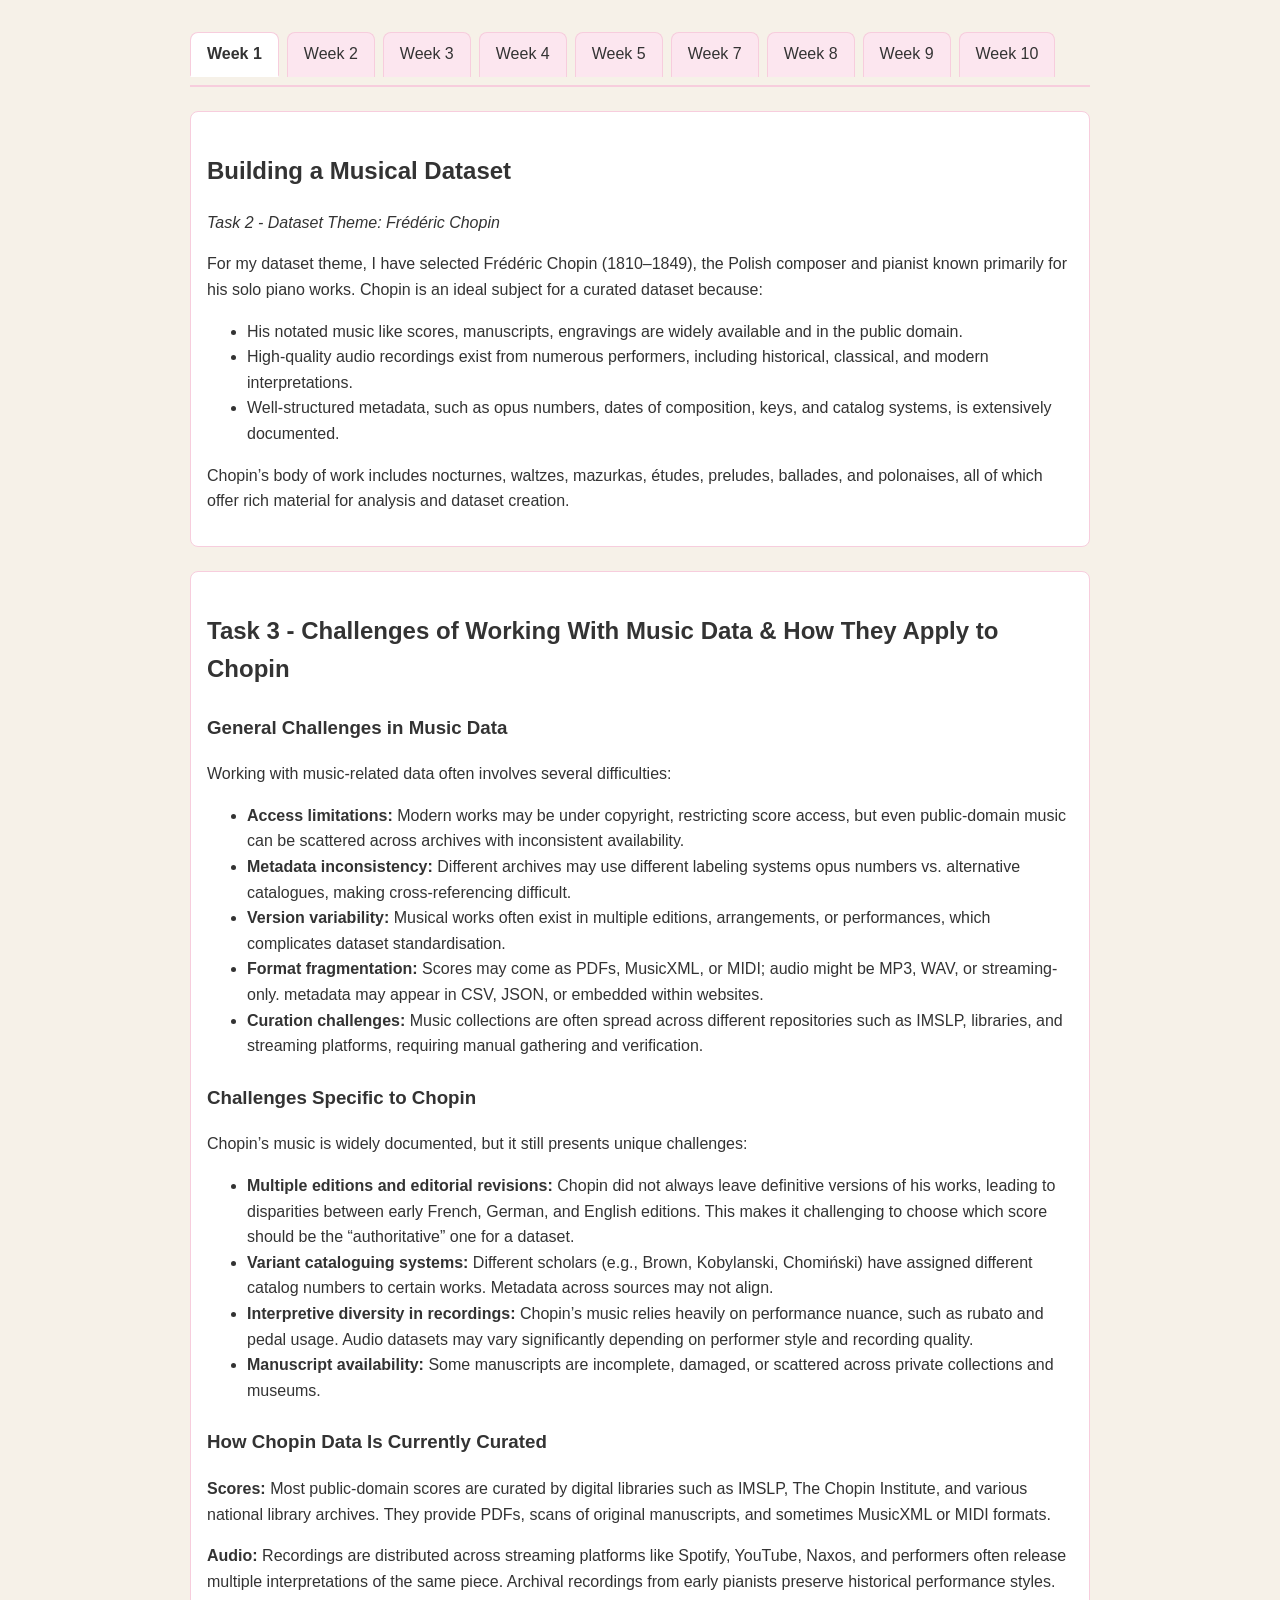
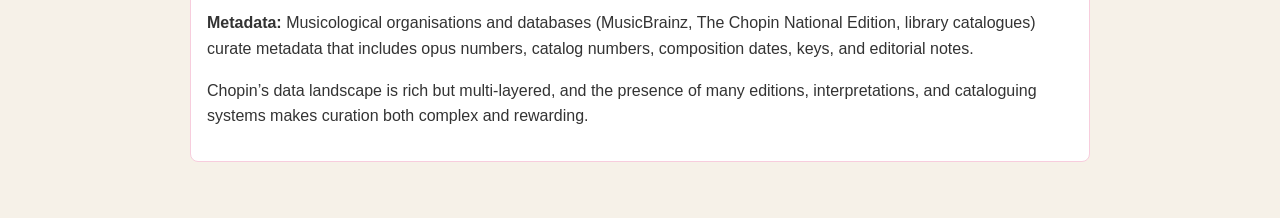
<file: index.html>
<!DOCTYPE html>
<html>
<head>
    <meta charset="UTF-8">
    <title>MCA-2025 – Week 1: Building a Musical Dataset</title>
    <link rel="stylesheet" href="./css/style.css">
</head>

<body>
<main class="content">

   <nav class="tabs">
    <a href="index.html" class="tab active">Week 1</a>
    <a href="tasks/week2.html" class="tab">Week 2</a>
    <a href="tasks/week3.html" class="tab">Week 3</a>
    <a href="tasks/week4.html" class="tab">Week 4</a>
    <a href="tasks/week5.html" class="tab">Week 5</a>
    <a href="tasks/week7.html" class="tab">Week 7</a>
    <a href="tasks/week8.html" class="tab">Week 8</a>
    <a href="tasks/week9.html" class="tab">Week 9</a>
    <a href="tasks/week10.html" class="tab">Week 10</a>
</nav>


    <section class="box">
        <h1>Building a Musical Dataset</h1>
        <p><em>Task 2 - Dataset Theme: Frédéric Chopin</em></p>

        <p>
            For my dataset theme, I have selected Frédéric Chopin (1810–1849), the Polish composer and pianist
            known primarily for his solo piano works. Chopin is an ideal subject for a curated dataset because:
        </p>

        <ul>
            <li>His notated music like scores, manuscripts, engravings are widely available and in the public domain.</li>
            <li>High-quality audio recordings exist from numerous performers, including historical, classical, and modern interpretations.</li>
            <li>Well-structured metadata, such as opus numbers, dates of composition, keys, and catalog systems, is extensively documented.</li>
        </ul>

        <p>
            Chopin’s body of work includes nocturnes, waltzes, mazurkas, études, preludes, ballades, and polonaises,
            all of which offer rich material for analysis and dataset creation.
        </p>
    </section>

    <section class="box">
        <h2>Task 3 - Challenges of Working With Music Data &amp; How They Apply to Chopin</h2>

        <h3>General Challenges in Music Data</h3>
        <p>Working with music-related data often involves several difficulties:</p>

        <ul>
            <li>
                <strong>Access limitations:</strong>
                Modern works may be under copyright, restricting score access, but even public-domain music can be scattered
                across archives with inconsistent availability.
            </li>
            <li>
                <strong>Metadata inconsistency:</strong>
                Different archives may use different labeling systems opus numbers vs. alternative catalogues,
                making cross-referencing difficult.
            </li>
            <li>
                <strong>Version variability:</strong>
                Musical works often exist in multiple editions, arrangements, or performances, which complicates dataset standardisation.
            </li>
            <li>
                <strong>Format fragmentation:</strong>
                Scores may come as PDFs, MusicXML, or MIDI; audio might be MP3, WAV, or streaming-only. metadata may appear
                in CSV, JSON, or embedded within websites.
            </li>
            <li>
                <strong>Curation challenges:</strong>
                Music collections are often spread across different repositories such as IMSLP, libraries, and streaming platforms,
                requiring manual gathering and verification.
            </li>
        </ul>

        <h3>Challenges Specific to Chopin</h3>
        <p>Chopin’s music is widely documented, but it still presents unique challenges:</p>

        <ul>
            <li>
                <strong>Multiple editions and editorial revisions:</strong>
                Chopin did not always leave definitive versions of his works, leading to disparities between early French,
                German, and English editions. This makes it challenging to choose which score should be the “authoritative” one for a dataset.
            </li>
            <li>
                <strong>Variant cataloguing systems:</strong>
                Different scholars (e.g., Brown, Kobylanski, Chomiński) have assigned different catalog numbers to certain works.
                Metadata across sources may not align.
            </li>
            <li>
                <strong>Interpretive diversity in recordings:</strong>
                Chopin’s music relies heavily on performance nuance, such as rubato and pedal usage. Audio datasets may vary
                significantly depending on performer style and recording quality.
            </li>
            <li>
                <strong>Manuscript availability:</strong>
                Some manuscripts are incomplete, damaged, or scattered across private collections and museums.
            </li>
        </ul>

        <h3>How Chopin Data Is Currently Curated</h3>

        <p><strong>Scores:</strong> Most public-domain scores are curated by digital libraries such as IMSLP, The Chopin Institute, and various national library archives. They provide PDFs, scans of original manuscripts, and sometimes MusicXML or MIDI formats.</p>

        <p><strong>Audio:</strong> Recordings are distributed across streaming platforms like Spotify, YouTube, Naxos, and performers often release multiple interpretations of the same piece. Archival recordings from early pianists preserve historical performance styles.</p>

        <p><strong>Metadata:</strong> Musicological organisations and databases (MusicBrainz, The Chopin National Edition, library catalogues) curate metadata that includes opus numbers, catalog numbers, composition dates, keys, and editorial notes.</p>

        <p>
            Chopin’s data landscape is rich but multi-layered, and the presence of many editions, interpretations, and cataloguing systems
            makes curation both complex and rewarding.
        </p>
    </section>

</main>
</body>
</html>
</file>
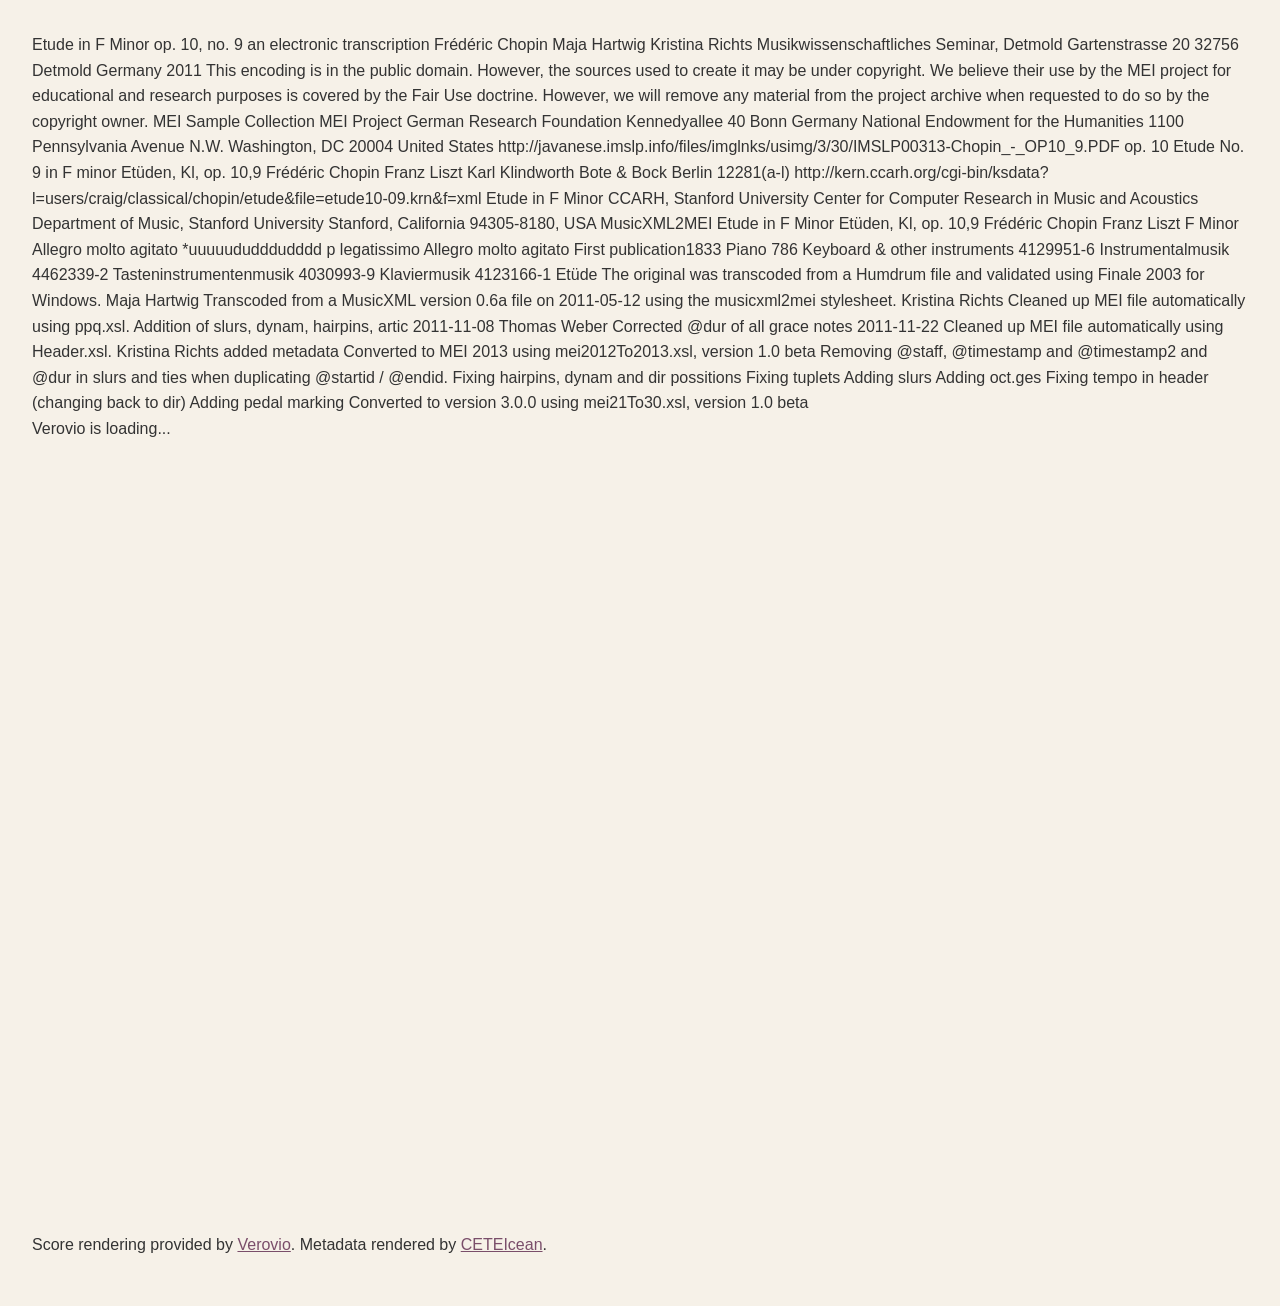
<file: metaCSS1.html>
<!doctype html>
<html lang="en">
  <!--Version 1.0-->
<head>
  <meta charset="utf-8">
  <title>My Piece</title>
  <!--<link rel="stylesheet" href="css/CETEIcean.css" media="all" />-->
  <link rel="stylesheet" href="css/style.css" media="all" />
  <script src="js/CETEI.js"></script>
</head>
<body>
  <div id="MEImeta"></div>
  <div id="app" class="panel" style="border: 1px solid light gray; min-height: 800px;">Verovio is loading...</div>
  <script type="module">
        import 'https://www.verovio.org/javascript/app/verovio-app.js';
        
         const app = new Verovio.App(document.getElementById("app"), {});

    // Load a file (MEI or MusicXML)
    fetch("data/example.mei")
        .then(function(response) {
            return response.text();
        })
        .then(function(text) {
            app.loadData(text);
        });
    </script>
  <script>
    // Get, parse, and show TEI data
    var CETEIcean = new CETEI()
    CETEIcean.getHTML5("data/example.mei", function(data) {
      document.getElementById("TEI").appendChild(data)
    })
    // Get, parse and show MEI header data
    var CETEI4MEI = new CETEI()
    CETEI4MEI.addBehaviors({
      namespaces: {
        mei: "http://www.music-encoding.org/ns/mei"
      }
    })
    CETEI4MEI.getHTML5("data/example.mei", function(data) {
      // get header
      var meiHead = data.querySelector('mei-meiHead')
      document.getElementById("MEImeta").appendChild(meiHead)
    })
    var vrvToolkit = new verovio.toolkit()
    vrvToolkit.setOptions(options = {
        pageHeight: 500,
        pageWidth: 1000,
        ignoreLayout: 1,
        border: 20,
        scale: 50,
        adjustPageHeight: true
    })
    fetch("data/example.mei").then(function( response ) {
        response.text().then(function( data ) {
          var svg = vrvToolkit.renderData(data, {})
          document.getElementById('MEI').innerHTML = svg
        })
    })
  </script>
</body>
<footer><p>Score rendering provided by <a href="http://www.verovio.org">Verovio</a>. Metadata rendered by <a href="https://github.com/TEIC/CETEIcean/"> CETEIcean</a>.</p></footer>
</html>
</file>
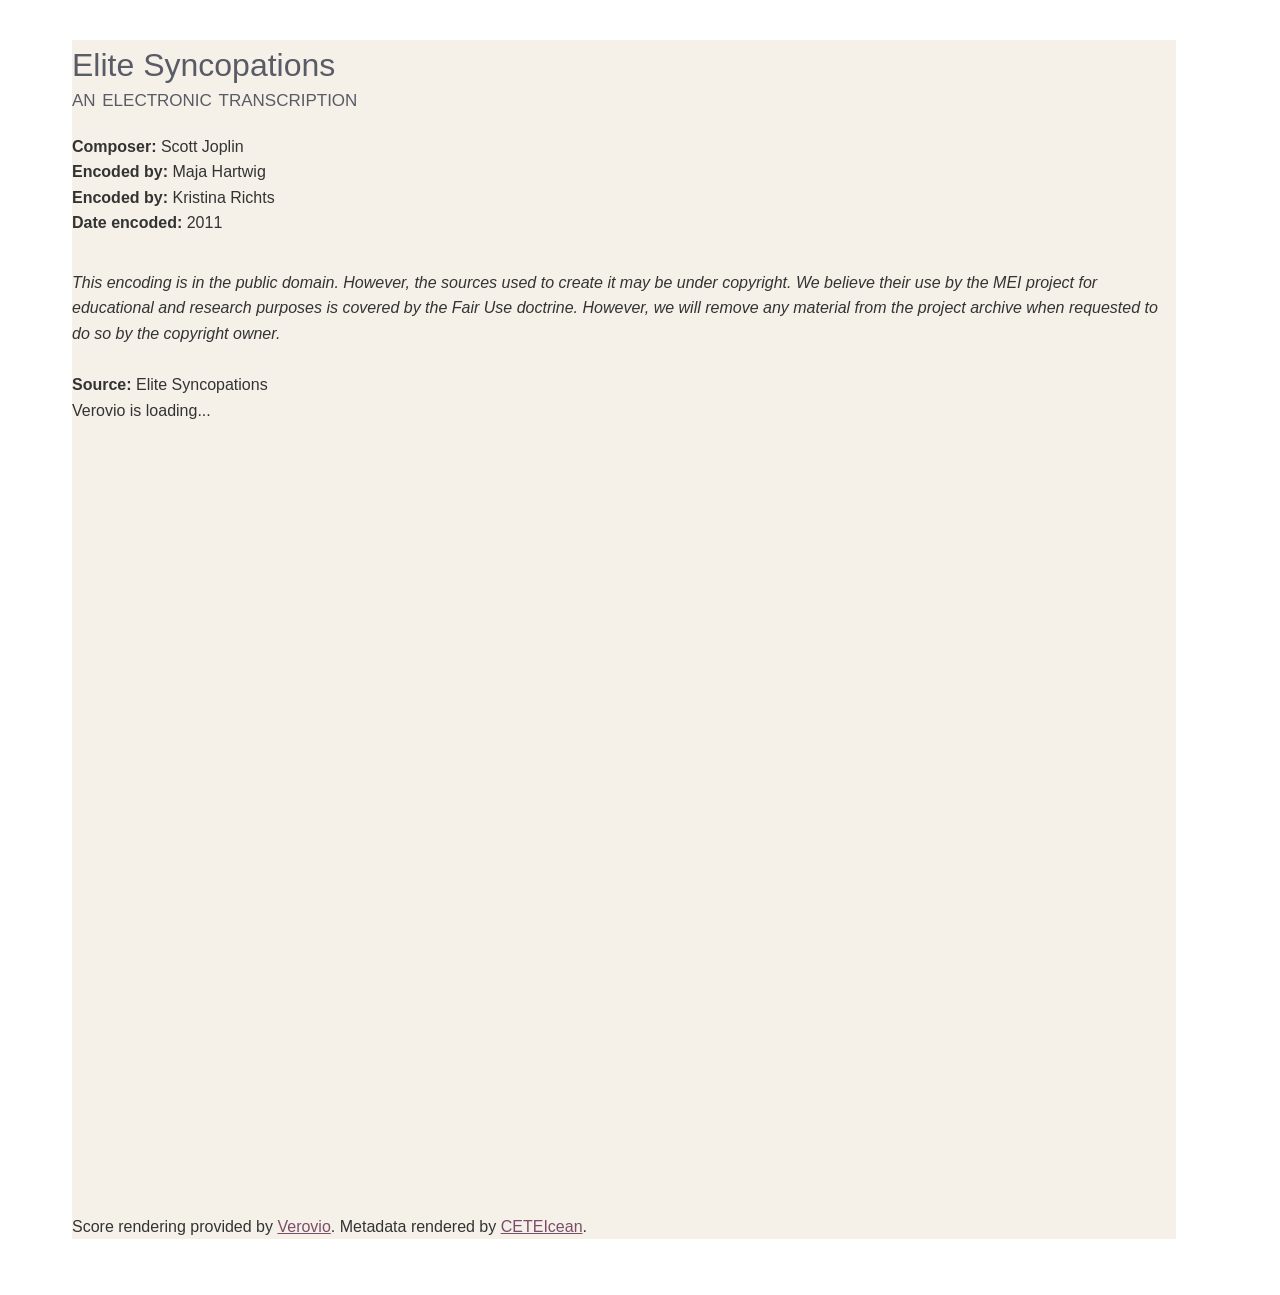
<file: metaCSS2.html>
<html>
  <!--Version 1.0-->
<head>
  <title>My Piece</title>
  <meta charset="utf-8">
  <link rel="stylesheet" href="css/CETEIcean.css" media="all" />
  <link rel="stylesheet" href="css/style.css" media="all" />
  <script src="js/CETEI.js"></script>
</head>
<body>
  <div id="MEImeta"></div>
  <div id="app" class="panel" style="border: 1px solid light gray; min-height: 800px;">Verovio is loading...</div>
  <script type="module">
        import 'https://www.verovio.org/javascript/app/verovio-app.js';
        
         const app = new Verovio.App(document.getElementById("app"), {});

    // Load a file (MEI or MusicXML)
    fetch("data/example2.mei")
        .then(function(response) {
            return response.text();
        })
        .then(function(text) {
            app.loadData(text);
        });
    </script>
  <script>
    // Get, parse, and show TEI data
    var CETEIcean = new CETEI()
    CETEIcean.getHTML5("data/example2.mei", function(data) {
      document.getElementById("TEI").appendChild(data)
    })
    // Get, parse and show MEI header data
    var CETEI4MEI = new CETEI()
    CETEI4MEI.addBehaviors({
      namespaces: {
        mei: "http://www.music-encoding.org/ns/mei"
      }
    })
    CETEI4MEI.getHTML5("data/example2.mei", function(data) {
      // get header
      var meiHead = data.querySelector('mei-meiHead')
      document.getElementById("MEImeta").appendChild(meiHead)
    })
    var vrvToolkit = new verovio.toolkit()
    vrvToolkit.setOptions(options = {
        pageHeight: 500,
        pageWidth: 1000,
        ignoreLayout: 1,
        border: 20,
        scale: 50,
        adjustPageHeight: true
    })
    fetch("data/example2.mei").then(function( response ) {
        response.text().then(function( data ) {
          var svg = vrvToolkit.renderData(data, {})
          document.getElementById('MEI').innerHTML = svg
        })
    })
  </script>

</body>
<footer><p>Score rendering provided by <a href="http://www.verovio.org">Verovio</a>. Metadata rendered by <a href="https://github.com/TEIC/CETEIcean/"> CETEIcean</a>.</p></footer>
</html>
</file>
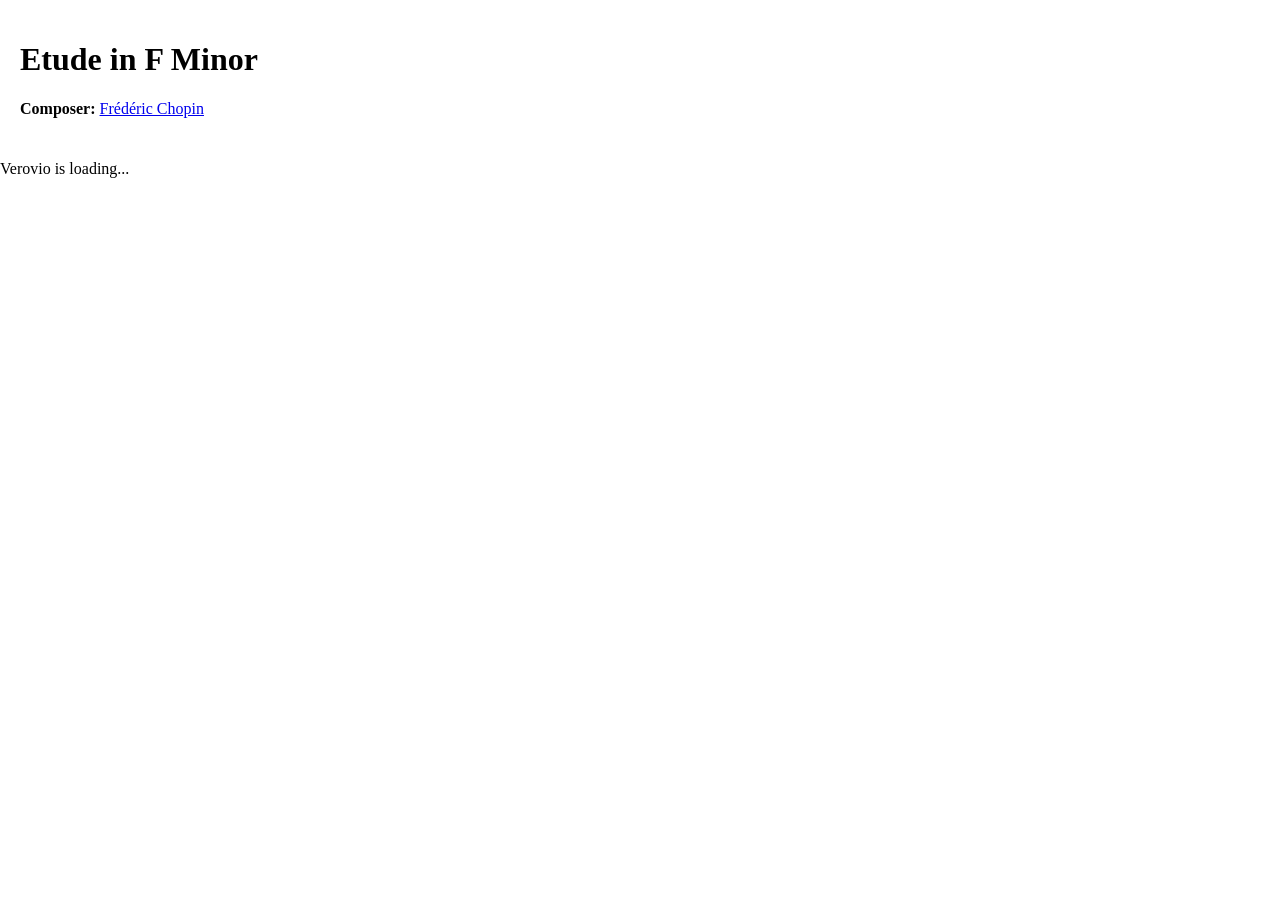
<file: metaJS.html>
<!doctype html>
<html lang="en">
  <!--Version 1.0-->

  <head>
    <meta charset="utf-8">
    <title>My Piece</title>
    <style>
    html, body {
        width: 100%;
        height: 100%;
        margin: 0;
    }
    .header {
        padding: 20px;
    }
    #app {
        height: auto;
        width: 100%;
        position: absolute;
        top: 160px;
        bottom: 0;
    }
    </style>
</head>

  <body>

    <div class="header" id="meta"></div>
    <div id="app">Verovio is loading...</div>
    <script type="module">
        import 'https://www.verovio.org/javascript/app/verovio-app.js';
        
        const options = {
            defaultView: 'responsive', // default is 'responsive', alternative is 'document'
            defaultZoom: 3, // 0-7, default is 4
            enableResponsive: true, // default is true
            enableDocument: true // default is true
        }
        
        // A MusicXML file
        var file = 'data/example.mei';
        // A MEI file
        //var file = 'https://www.verovio.org/editor/brahms.mei';
        
        const app = new Verovio.App(document.getElementById("app"), options);
        fetch(file)
            .then(function(response) {
                return response.text();
            })
            .then(function(text) {
                app.loadData(text);
            });
    </script>
    
   <script>
      var xhr = new XMLHttpRequest()
      xhr.open('GET', 'data/example.mei') //  change this to the right file
      xhr.send(null)
      /* Deal with the response */
      xhr.onreadystatechange = function () {
        var DONE = 4
        var OK = 200
        if (xhr.readyState === DONE) {
          if (xhr.status === OK) {
            var parser = new DOMParser()
            var meiDoc = parser.parseFromString(xhr.responseText,"text/xml")
            document.querySelector("#meta").innerHTML += "<h1>" + meiDoc.querySelector("[*|id='title12345']").textContent + "</h1>" 
            document.querySelector("#meta").innerHTML += "<p><strong>Composer:</strong> <a href=\"" + meiDoc.querySelector("[*|id='pers12345']").getAttribute('authURI') + "\">" + meiDoc.querySelector("[*|id='pers12345']").textContent + "</a></p>"
            
          }
        }
      }
    </script>
    
  </body>

</html>
</file>
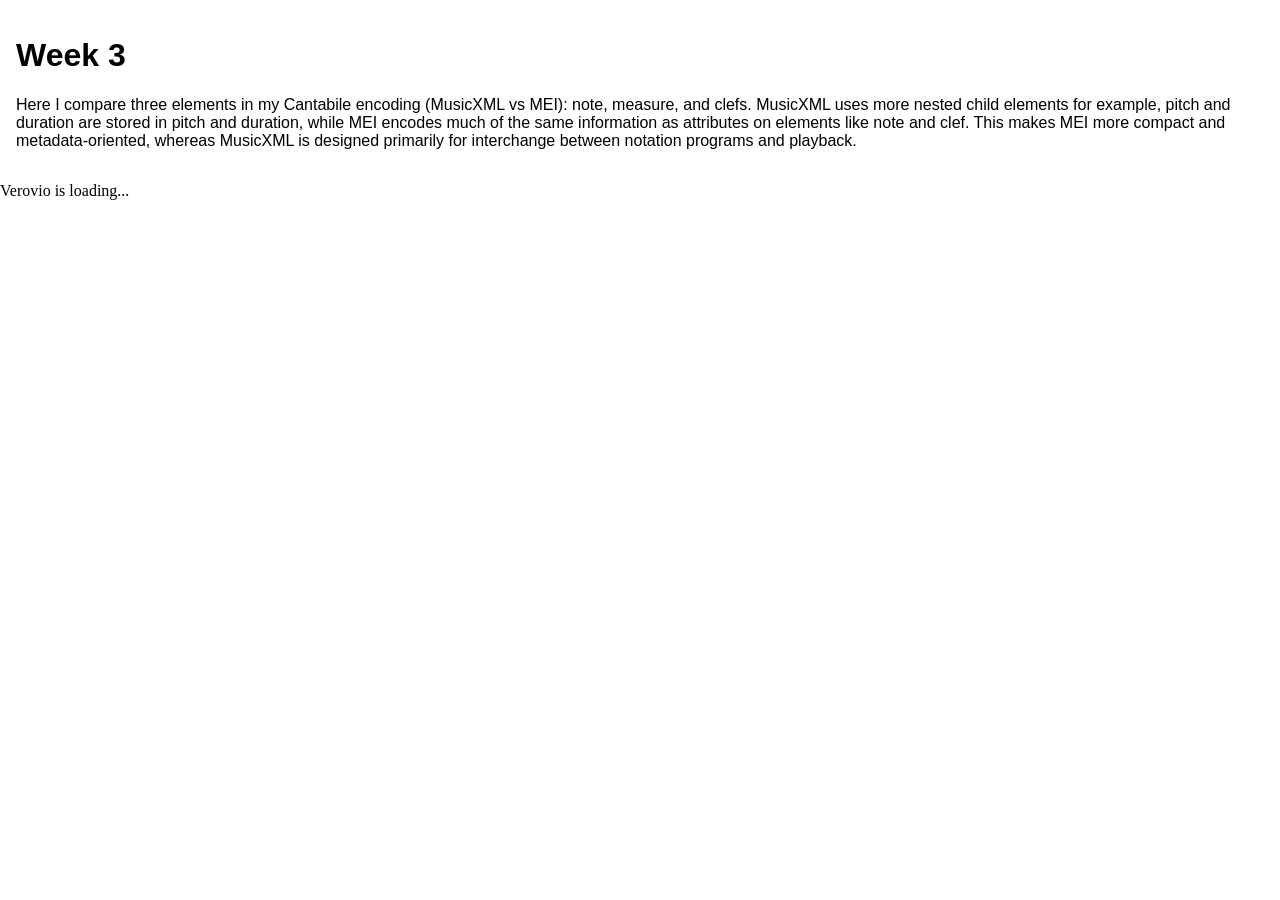
<file: verovio.html>
<!DOCTYPE html>
<html lang="en">
<head>
    <meta charset="utf-8">
    <title>My Piece in Verovio</title>
    <style>
    html, body {
        width: 100%;
        height: 100%;
        margin: 0;
    }
    .box {
        display: flex;
        flex-flow: column;
        height: 100%;
    }
    .box .header {
       flex: 0 1 auto;
       padding: 1rem;
       font-family: Arial, Helvetica, sans-serif;
    }
    .box #app {
        flex: 1 1 auto;
    }
    </style>
</head>
<body>
    <div class="box">
        <div class="header">
            <h1>Week 3</h1>
            <p>
                Here I compare three elements in my Cantabile encoding (MusicXML vs MEI):
                note, measure, and clefs.
                MusicXML uses more nested child elements for example, pitch and duration
                are stored in pitch and duration, while MEI encodes much of
                the same information as attributes on elements like note and clef.
                This makes MEI more compact and metadata-oriented, whereas MusicXML is designed
                primarily for interchange between notation programs and playback.
            </p>
        </div>

        <div id="app">Verovio is loading...</div>

        <script type="module">
            import 'https://www.verovio.org/javascript/app/verovio-app.js';
            
            const options = {
                defaultView: 'responsive', // default is 'responsive', alternative is 'document'
                defaultZoom: 3,            // 0-7, default is 4
                enableResponsive: true,    // default is true
                enableDocument: true       // default is true
            };
            
            // Load my Chopin Cantabile MEI file (Week 3)
            var file = "data/week3/chopin-uncompressed.mei";

            const app = new Verovio.App(document.getElementById("app"), options);
            fetch(file)
                .then(function(response) {
                    return response.text();
                })
                .then(function(text) {
                    app.loadData(text);
                });
        </script>
    </div>
</body>
</html>
</file>
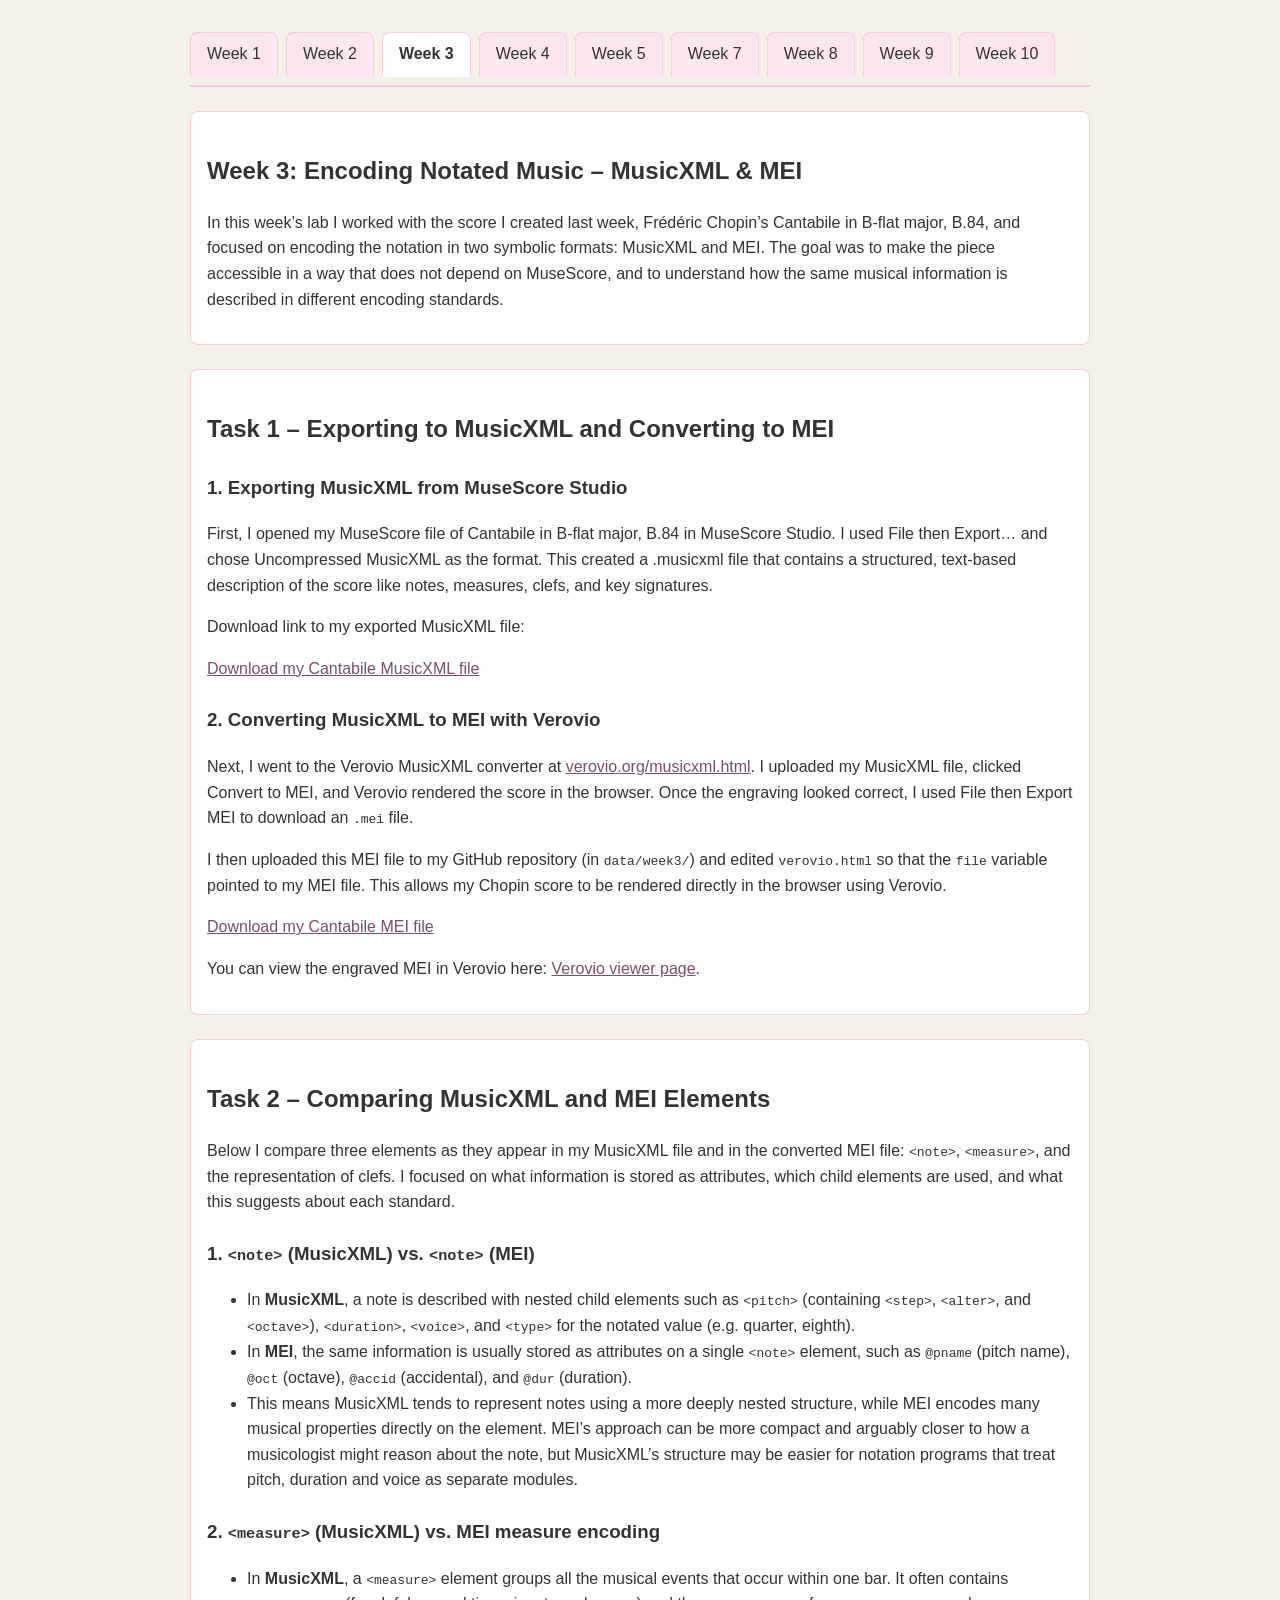
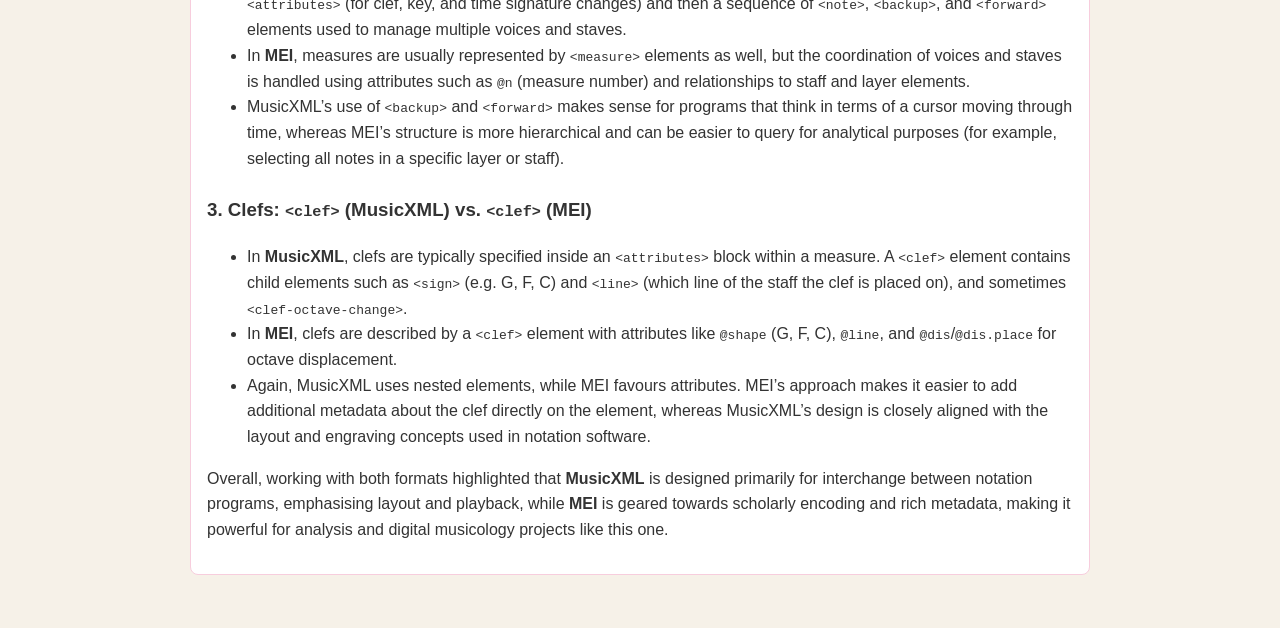
<file: tasks/week3.html>
<!DOCTYPE html>
<html>
<head>
    <meta charset="UTF-8">
    <title>Week 3 – Encoding Notated Music (MusicXML &amp; MEI)</title>
    <link rel="stylesheet" href="../css/style.css">
</head>

<body>
<main class="content">
  <nav class="tabs">
    <a href="../index.html" class="tab">Week 1</a>
    <a href="week2.html" class="tab">Week 2</a>
    <a href="week3.html" class="tab active">Week 3</a>
    <a href="week4.html" class="tab">Week 4</a>
    <a href="week5.html" class="tab">Week 5</a>
    <a href="week7.html" class="tab">Week 7</a>
    <a href="week8.html" class="tab">Week 8</a>
    <a href="week9.html" class="tab">Week 9</a>
    <a href="week10.html" class="tab">Week 10</a>
</nav>


    <section class="box">
        <h1>Week 3: Encoding Notated Music – MusicXML &amp; MEI</h1>
        <p>
            In this week’s lab I worked with the score I created last week,
            Frédéric Chopin’s Cantabile in B-flat major, B.84, and focused on
            encoding the notation in two symbolic formats: MusicXML and MEI.
            The goal was to make the piece accessible in a way that does not depend on MuseScore,
            and to understand how the same musical information is described in different
            encoding standards.
        </p>
    </section>

    <section class="box">
        <h2>Task 1 – Exporting to MusicXML and Converting to MEI</h2>

        <h3>1. Exporting MusicXML from MuseScore Studio</h3>
        <p>
            First, I opened my MuseScore file of Cantabile in B-flat major, B.84 in
            MuseScore Studio. I used File then Export… and chose
            Uncompressed MusicXML as the format.
            This created a .musicxml file that contains a structured,
            text-based description of the score like notes, measures, clefs, and key signatures.
        </p>

        <p>
            Download link to my exported MusicXML file:
        </p>
        <p>
            
            <a href="https://github.com/useruseruser22f/MCA-2025/blob/master/data/week3/chopin-uncompressed.xml.musicxml
">
                Download my Cantabile MusicXML file
            </a>
        </p>

        <h3>2. Converting MusicXML to MEI with Verovio</h3>
        <p>
            Next, I went to the Verovio MusicXML converter at
            <a href="https://www.verovio.org/musicxml.html">verovio.org/musicxml.html</a>.
            I uploaded my MusicXML file, clicked Convert to MEI,
            and Verovio rendered the score in the browser.
            Once the engraving looked correct, I used File then Export MEI
            to download an <code>.mei</code> file.
        </p>

        <p>
            I then uploaded this MEI file to my GitHub repository (in
            <code>data/week3/</code>) and edited <code>verovio.html</code> so that the
            <code>file</code> variable pointed to my MEI file.
            This allows my Chopin score to be rendered directly in the browser using Verovio.
        </p>

        <p>
            <a href="https://github.com/useruseruser22f/MCA-2025/blob/master/data/week3/chopin-uncompressed.mei
">
                Download my Cantabile MEI file
            </a>
        </p>

        <p>
            You can view the engraved MEI in Verovio here:
            <a href="../verovio.html">Verovio viewer page</a>.
        </p>
    </section>

    <section class="box">
        <h2>Task 2 – Comparing MusicXML and MEI Elements</h2>
        <p>
            Below I compare three elements as they appear in my MusicXML file and in the
            converted MEI file: <code>&lt;note&gt;</code>, <code>&lt;measure&gt;</code>, and
            the representation of clefs.
            I focused on what information is stored as attributes,
            which child elements are used, and what this suggests about
            each standard.
        </p>

        <h3>1. <code>&lt;note&gt;</code> (MusicXML) vs. <code>&lt;note&gt;</code> (MEI)</h3>
        <ul>
            <li>
                In <strong>MusicXML</strong>, a note is described with nested child elements such as
                <code>&lt;pitch&gt;</code> (containing <code>&lt;step&gt;</code>,
                <code>&lt;alter&gt;</code>, and <code>&lt;octave&gt;</code>),
                <code>&lt;duration&gt;</code>, <code>&lt;voice&gt;</code>, and
                <code>&lt;type&gt;</code> for the notated value (e.g. quarter, eighth).
            </li>
            <li>
                In <strong>MEI</strong>, the same information is usually stored as
                attributes on a single <code>&lt;note&gt;</code> element, such as
                <code>@pname</code> (pitch name), <code>@oct</code> (octave),
                <code>@accid</code> (accidental), and <code>@dur</code> (duration).
            </li>
            <li>
                This means MusicXML tends to represent notes using a more deeply nested
                structure, while MEI encodes many musical properties directly on the element.
                MEI’s approach can be more compact and arguably closer to how a musicologist
                might reason about the note, but MusicXML’s structure may be easier for
                notation programs that treat pitch, duration and voice as separate modules.
            </li>
        </ul>

        <h3>2. <code>&lt;measure&gt;</code> (MusicXML) vs. MEI measure encoding</h3>
        <ul>
            <li>
                In <strong>MusicXML</strong>, a <code>&lt;measure&gt;</code> element
                groups all the musical events that occur within one bar. It often contains
                <code>&lt;attributes&gt;</code> (for clef, key, and time signature changes)
                and then a sequence of <code>&lt;note&gt;</code>, <code>&lt;backup&gt;</code>,
                and <code>&lt;forward&gt;</code> elements used to manage multiple voices
                and staves.
            </li>
            <li>
                In <strong>MEI</strong>, measures are usually represented by
                <code>&lt;measure&gt;</code> elements as well, but the coordination of
                voices and staves is handled using attributes such as <code>@n</code>
                (measure number) and relationships to staff and layer elements.
            </li>
            <li>
                MusicXML’s use of <code>&lt;backup&gt;</code> and <code>&lt;forward&gt;</code>
                makes sense for programs that think in terms of a cursor moving through time,
                whereas MEI’s structure is more hierarchical and can be easier to query for
                analytical purposes (for example, selecting all notes in a specific layer or
                staff).
            </li>
        </ul>

        <h3>3. Clefs: <code>&lt;clef&gt;</code> (MusicXML) vs. <code>&lt;clef&gt;</code> (MEI)</h3>
        <ul>
            <li>
                In <strong>MusicXML</strong>, clefs are typically specified inside an
                <code>&lt;attributes&gt;</code> block within a measure. A
                <code>&lt;clef&gt;</code> element contains child elements such as
                <code>&lt;sign&gt;</code> (e.g. G, F, C) and <code>&lt;line&gt;</code>
                (which line of the staff the clef is placed on), and sometimes <code>&lt;clef-octave-change&gt;</code>.
            </li>
            <li>
                In <strong>MEI</strong>, clefs are described by a <code>&lt;clef&gt;</code>
                element with attributes like <code>@shape</code> (G, F, C),
                <code>@line</code>, and <code>@dis</code>/<code>@dis.place</code> for octave
                displacement.
            </li>
            <li>
                Again, MusicXML uses nested elements, while MEI favours attributes.
                MEI’s approach makes it easier to add additional metadata about the clef directly
                on the element, whereas MusicXML’s design is closely aligned with the layout and
                engraving concepts used in notation software.
            </li>
        </ul>

        <p>
            Overall, working with both formats highlighted that
            <strong>MusicXML</strong> is designed primarily for interchange between
            notation programs, emphasising layout and playback, while
            <strong>MEI</strong> is geared towards scholarly encoding and rich metadata,
            making it powerful for analysis and digital musicology projects like this one.
        </p>
    </section>

</main>
</body>
</html>
</file>
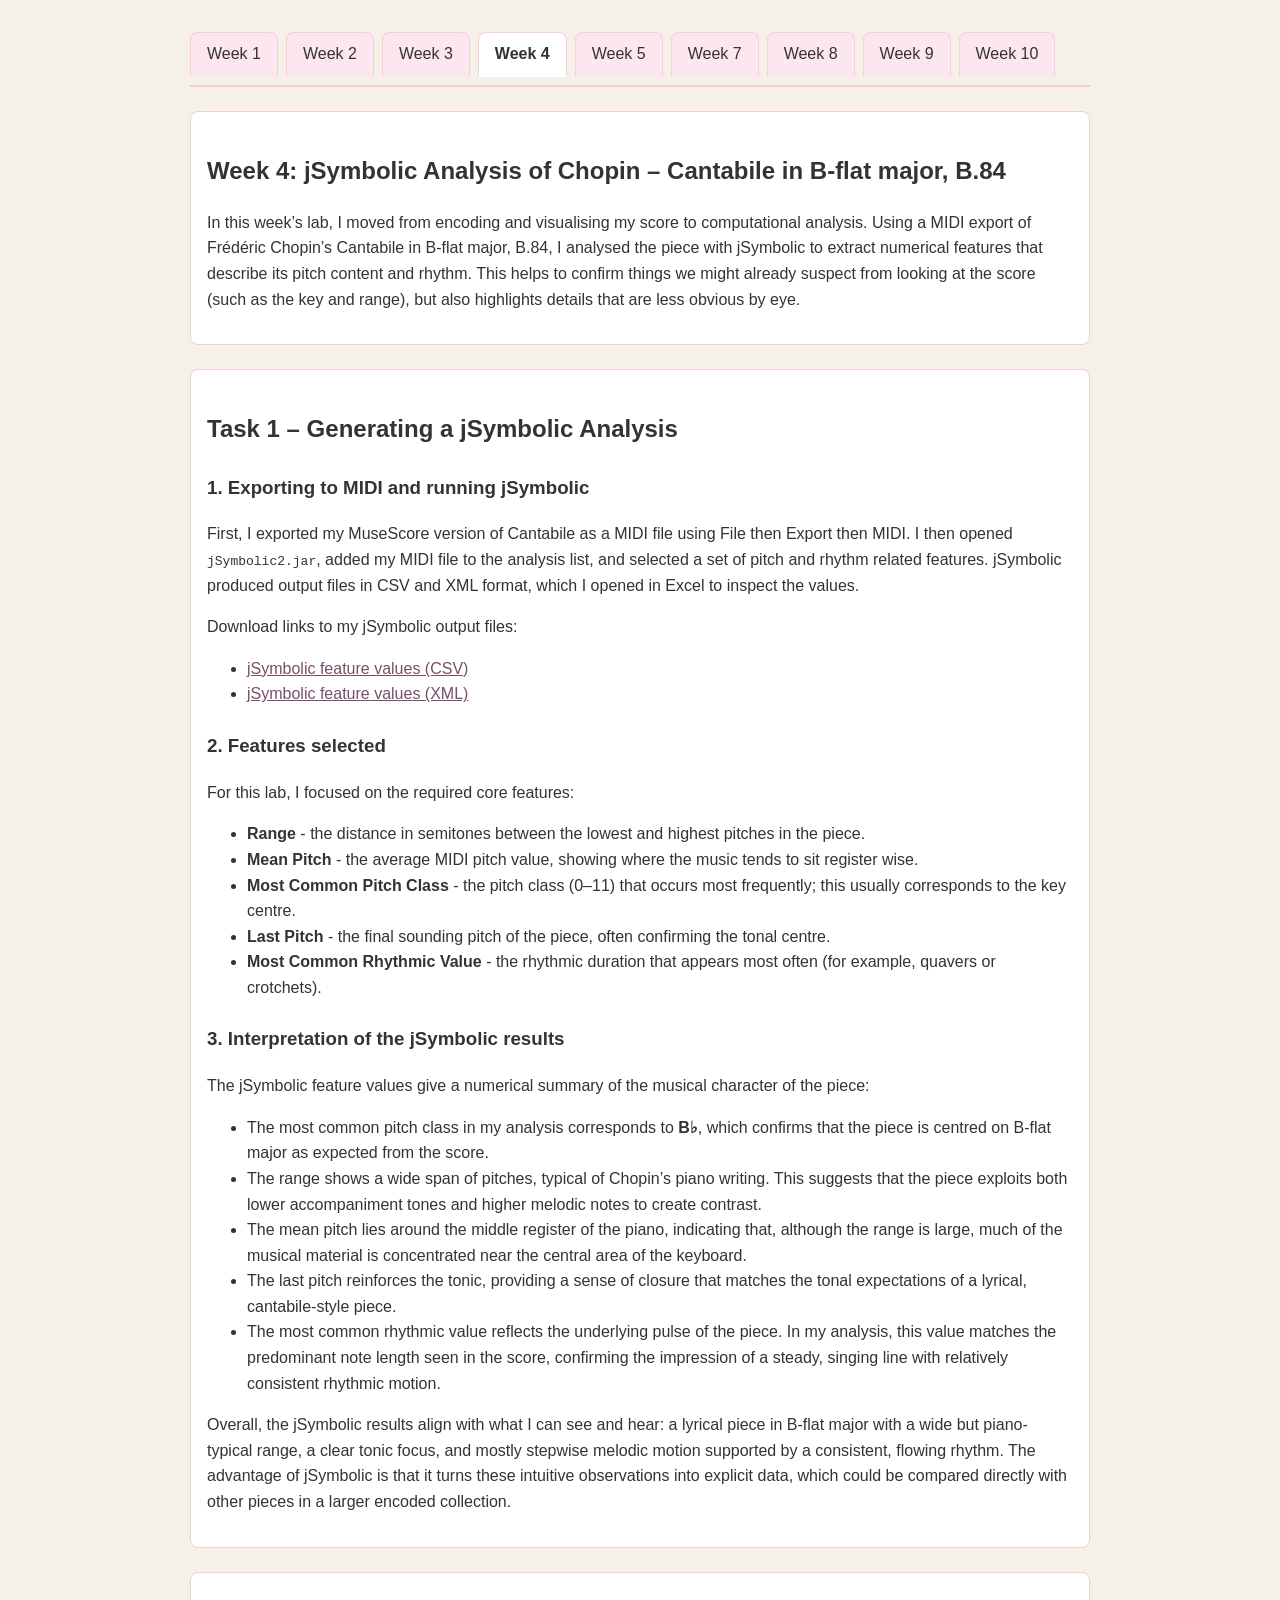
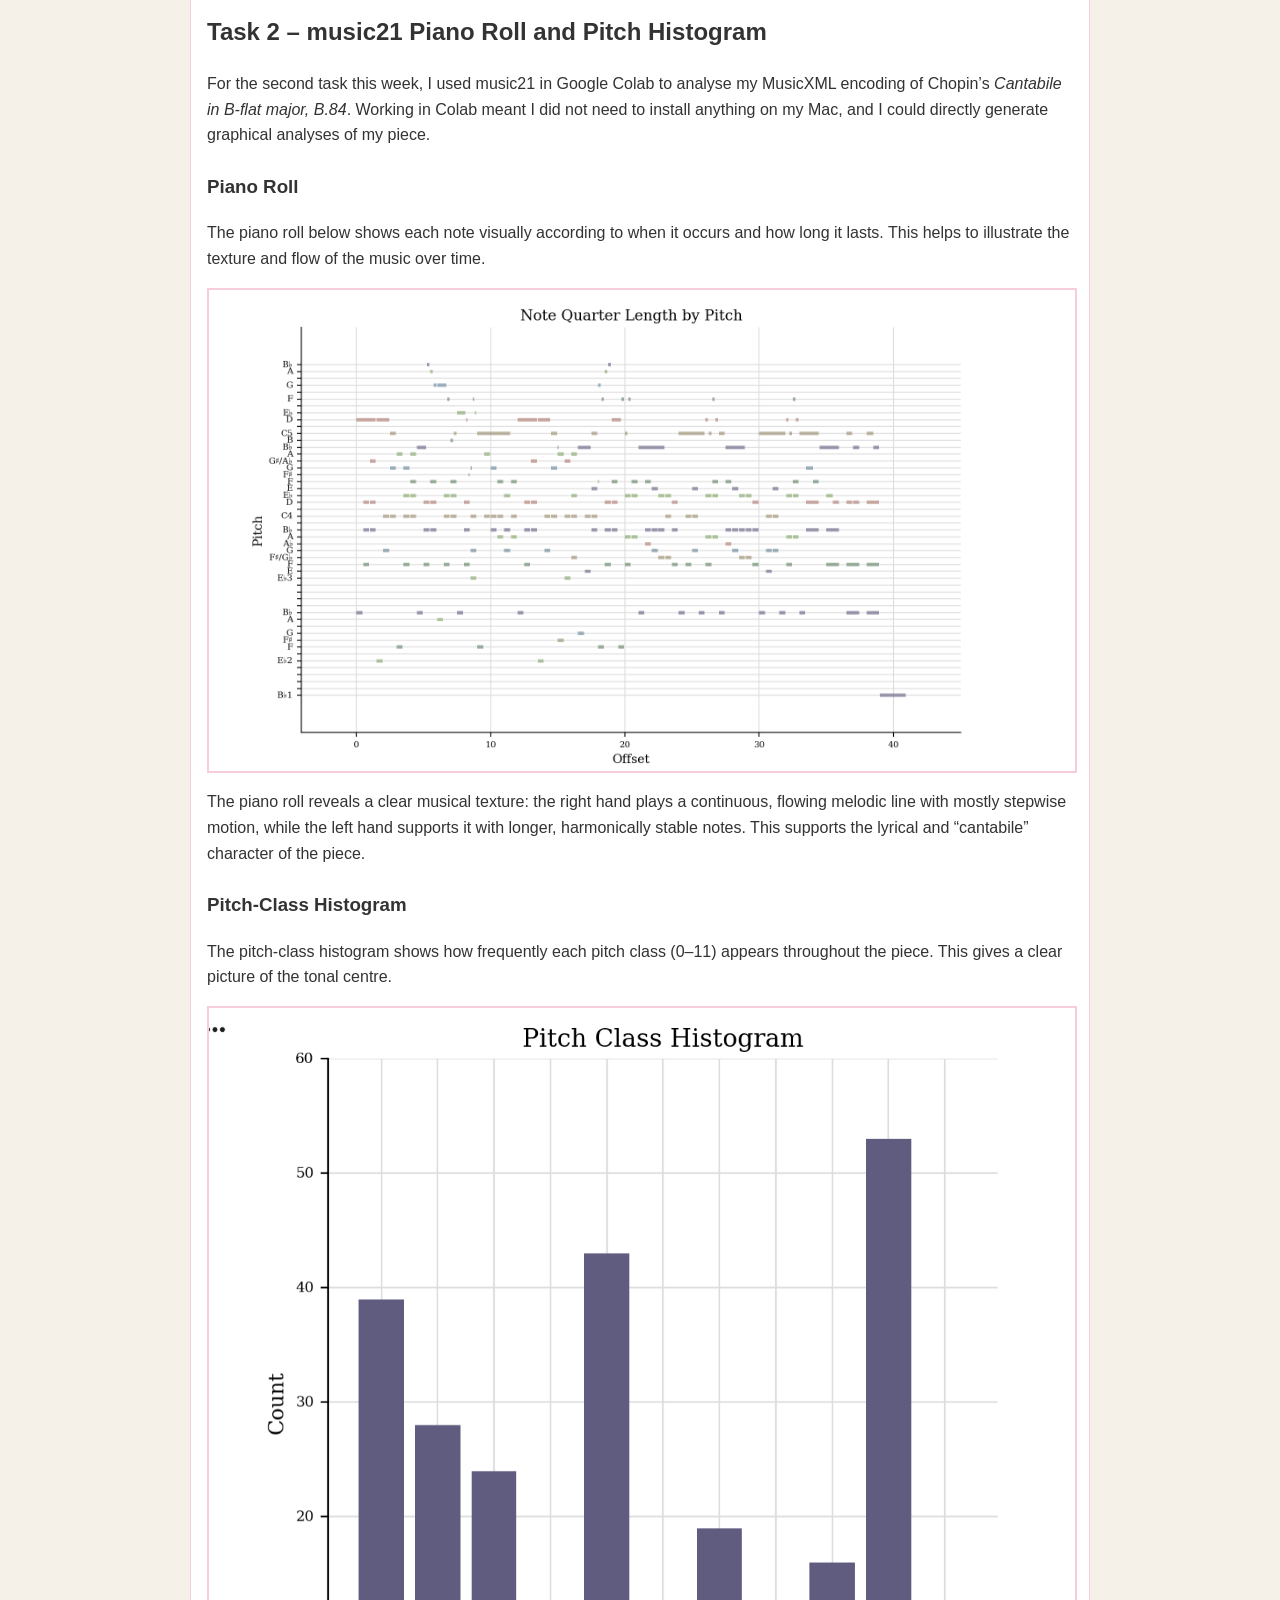
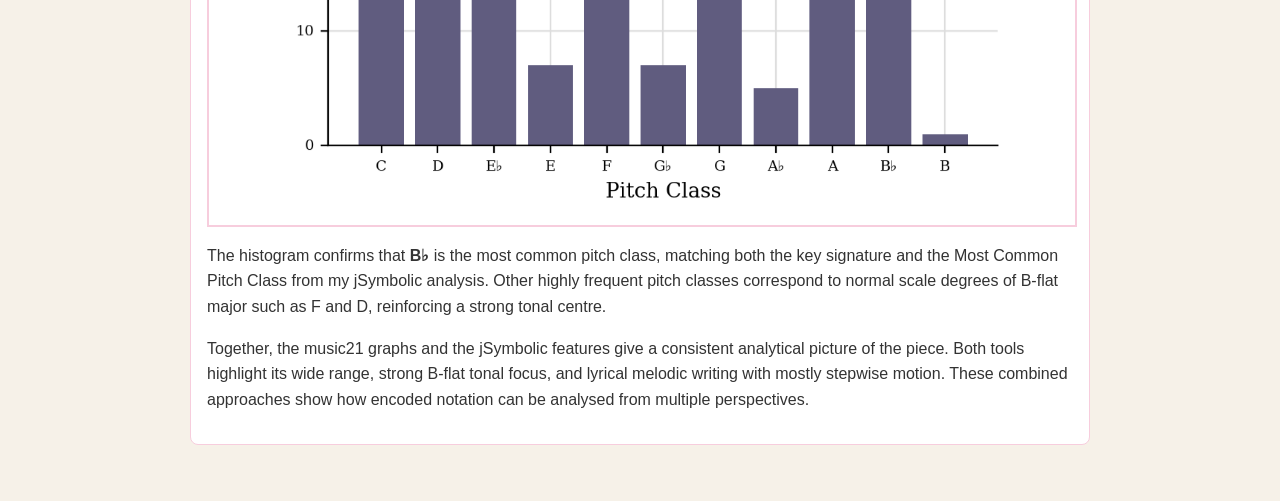
<file: tasks/week4.html>
<!DOCTYPE html>
<html>
<head>
    <meta charset="UTF-8">
    <title>Week 4 – jSymbolic Analysis</title>
    <link rel="stylesheet" href="../css/style.css">
</head>

<body>
<main class="content">
  <nav class="tabs">
    <a href="../index.html" class="tab">Week 1</a>
    <a href="week2.html" class="tab">Week 2</a>
    <a href="week3.html" class="tab">Week 3</a>
    <a href="week4.html" class="tab active">Week 4</a>
    <a href="week5.html" class="tab">Week 5</a>
    <a href="week7.html" class="tab">Week 7</a>
    <a href="week8.html" class="tab">Week 8</a>
    <a href="week9.html" class="tab">Week 9</a>
    <a href="week10.html" class="tab">Week 10</a>
</nav>


    <section class="box">
        <h1>Week 4: jSymbolic Analysis of Chopin – Cantabile in B-flat major, B.84</h1>
        <p>
            In this week’s lab, I moved from encoding and visualising my score to
            computational analysis. Using a MIDI export of Frédéric Chopin’s
            Cantabile in B-flat major, B.84, I analysed the piece with
            jSymbolic to extract numerical features that describe its pitch
            content and rhythm. This helps to confirm things we might already suspect from
            looking at the score (such as the key and range), but also highlights details
            that are less obvious by eye.
        </p>
    </section>
    <section class="box">
        <h2>Task 1 – Generating a jSymbolic Analysis</h2>

        <h3>1. Exporting to MIDI and running jSymbolic</h3>
        <p>
            First, I exported my MuseScore version of Cantabile as a
            MIDI file using File then Export then MIDI.
            I then opened <code>jSymbolic2.jar</code>, added my MIDI file to the analysis list,
            and selected a set of pitch and rhythm related features. jSymbolic produced
            output files in CSV and XML format, which I opened in Excel to inspect the
            values.
        </p>

        <p>
            Download links to my jSymbolic output files:
        </p>
        <ul>
            <li>
                <a href="../data/week4/ACEXML-Feature-value.csv">
                    jSymbolic feature values (CSV)
                </a>
            </li>
            <li>
                <a href="../data/week4/ACEXML-Feature-definitions.xml">
                    jSymbolic feature values (XML)
                </a>
            </li>
        </ul>

        <h3>2. Features selected</h3>
        <p>
            For this lab, I focused on the required core features:
        </p>
        <ul>
            <li><strong>Range</strong> - the distance in semitones between the lowest and highest pitches in the piece.</li>
            <li><strong>Mean Pitch</strong> - the average MIDI pitch value, showing where the music tends to sit register wise.</li>
            <li><strong>Most Common Pitch Class</strong> - the pitch class (0–11) that occurs most frequently; this usually corresponds to the key centre.</li>
            <li><strong>Last Pitch</strong> - the final sounding pitch of the piece, often confirming the tonal centre.</li>
            <li><strong>Most Common Rhythmic Value</strong> - the rhythmic duration that appears most often (for example, quavers or crotchets).</li>
        </ul>

        <h3>3. Interpretation of the jSymbolic results</h3>
        <p>
            The jSymbolic feature values give a numerical summary of the musical character
            of the piece:
        </p>
        <ul>
            <li>
                The most common pitch class in my analysis corresponds to
                <strong>B♭</strong>, which confirms that the piece is centred on
                B-flat major as expected from the score.
            </li>
            <li>
                The range shows a wide span of pitches, typical of Chopin’s
                piano writing. This suggests that the piece exploits both lower
                accompaniment tones and higher melodic notes to create contrast.
            </li>
            <li>
                The mean pitch lies around the middle register of the piano,
                indicating that, although the range is large, much of the musical material
                is concentrated near the central area of the keyboard.
            </li>
            <li>
                The last pitch reinforces the tonic, providing a sense of
                closure that matches the tonal expectations of a lyrical, cantabile-style
                piece.
            </li>
            <li>
                The most common rhythmic value reflects the underlying
                pulse of the piece. In my analysis, this value matches the predominant
                note length seen in the score, confirming the impression of a steady,
                singing line with relatively consistent rhythmic motion.
            </li>
        </ul>

        <p>
            Overall, the jSymbolic results align with what I can see and hear:
            a lyrical piece in B-flat major with a wide but piano-typical range, a clear
            tonic focus, and mostly stepwise melodic motion supported by a consistent,
            flowing rhythm. The advantage of jSymbolic is that it turns these intuitive
            observations into explicit data, which could be compared directly with other
            pieces in a larger encoded collection.
        </p>
    </section>
    
<section class="box">
    <h2>Task 2 – music21 Piano Roll and Pitch Histogram</h2>
    <p>
        For the second task this week, I used music21 in Google Colab to
        analyse my MusicXML encoding of Chopin’s <em>Cantabile in B-flat major, B.84</em>.
        Working in Colab meant I did not need to install anything on my Mac, and I could
        directly generate graphical analyses of my piece.
    </p>

    <h3>Piano Roll</h3>
    <p>
        The piano roll below shows each note visually according to when it occurs and how
        long it lasts. This helps to illustrate the texture and flow of the music over time.
    </p>

    <p>
        <img src="../data/week4/Note-quarter-length.png"
             alt="Piano roll of Chopin Cantabile"
             style="max-width: 100%; height: auto; display: block; margin: 0 auto;">
    </p>

    <p>
        The piano roll reveals a clear musical texture:
        the right hand plays a continuous, flowing melodic line with mostly stepwise motion,
        while the left hand supports it with longer, harmonically stable notes.
        This supports the lyrical and “cantabile” character of the piece.
    </p>

    <h3>Pitch-Class Histogram</h3>
    <p>
        The pitch-class histogram shows how frequently each pitch class (0–11) appears
        throughout the piece. This gives a clear picture of the tonal centre.
    </p>

    <p>
        <img src="../data/week4/pitch-class-histogram.png"
             alt="Pitch-class histogram of Chopin Cantabile"
             style="max-width: 100%; height: auto; display: block; margin: 0 auto;">
    </p>

    <p>
        The histogram confirms that <strong>B♭</strong> is the most common pitch class,
        matching both the key signature and the Most Common Pitch Class from my
        jSymbolic analysis. Other highly frequent pitch classes correspond to normal scale
        degrees of B-flat major such as F and D, reinforcing a strong tonal centre.
    </p>

    <p>
        Together, the music21 graphs and the jSymbolic features give a consistent analytical
        picture of the piece. Both tools highlight its wide range, strong B-flat tonal focus,
        and lyrical melodic writing with mostly stepwise motion. These combined approaches
        show how encoded notation can be analysed from multiple perspectives.
    </p>
</section>

</main>
</body>
</html>
</file>
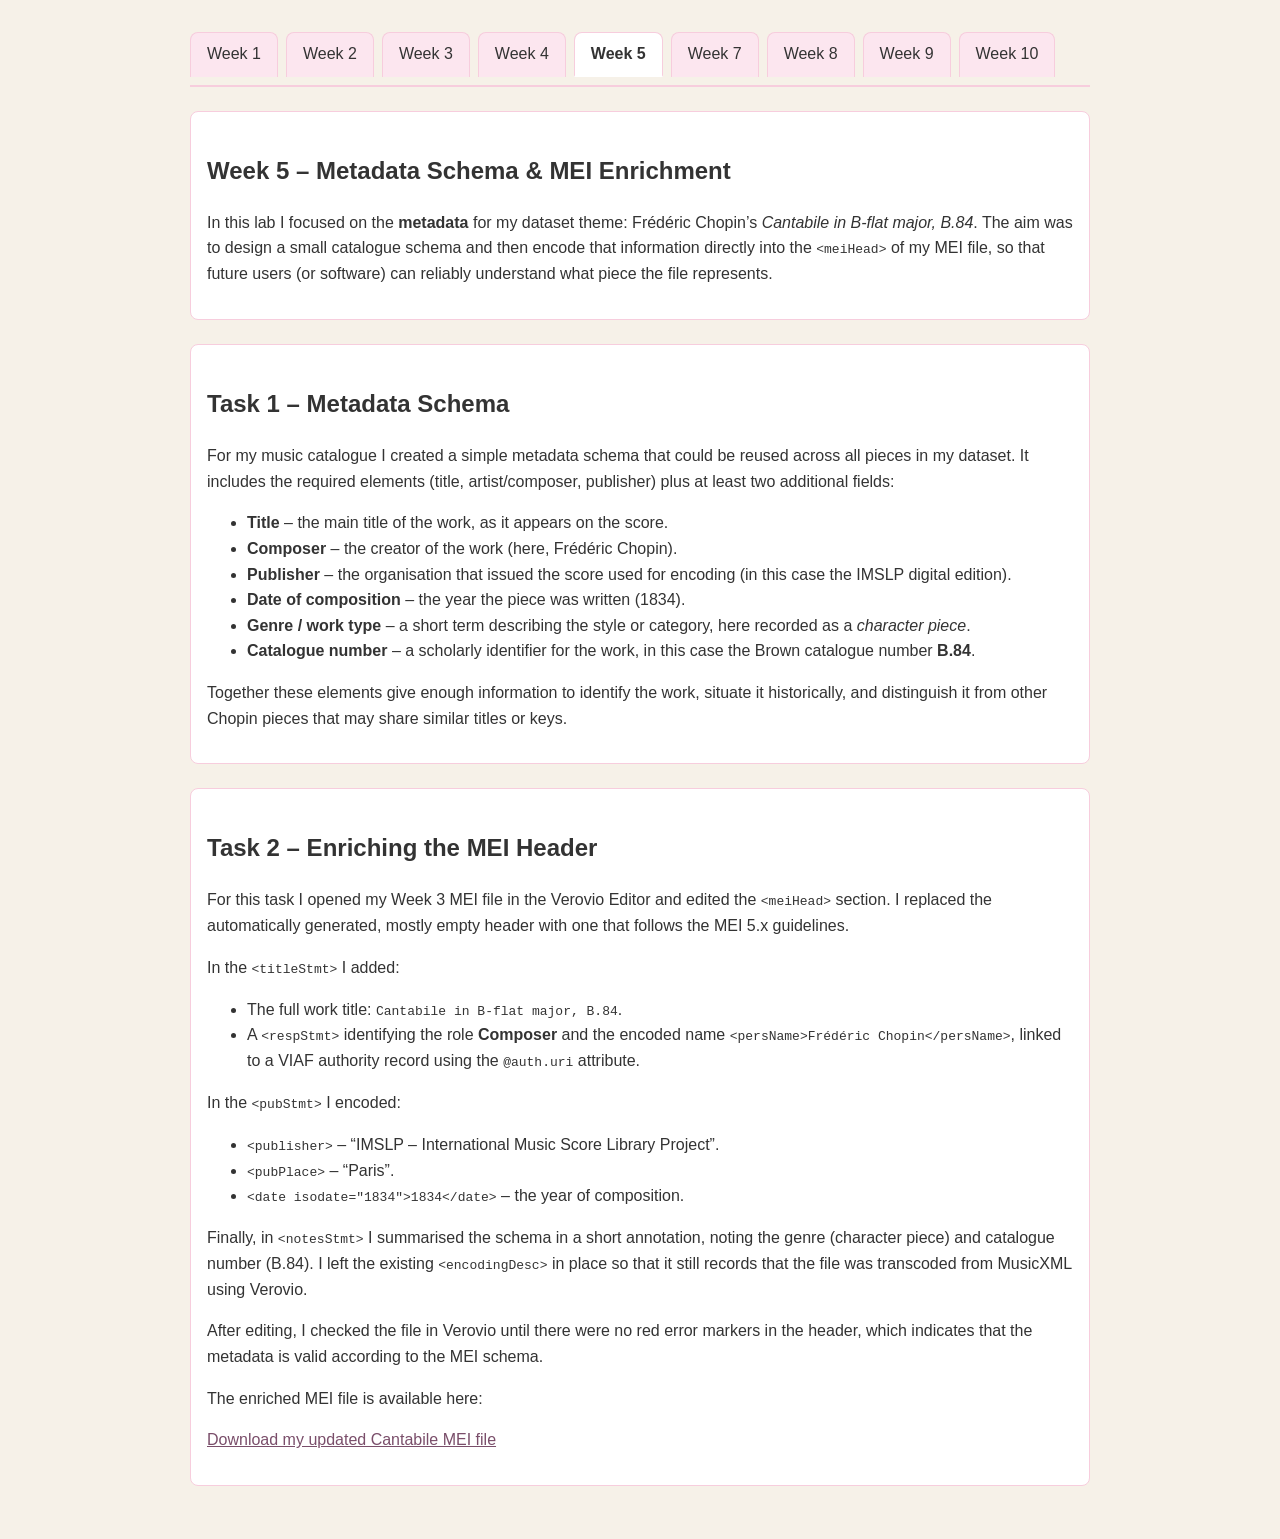
<file: tasks/week5.html>
<!DOCTYPE html>
<html lang="en">
<head>
    <meta charset="UTF-8">
    <title>Week 5 – Metadata in MEI</title>
    <link rel="stylesheet" href="../css/style.css">
</head>

<body>
<main class="content">

       <nav class="tabs">
        <a href="../index.html" class="tab">Week 1</a>
        <a href="week2.html" class="tab">Week 2</a>
        <a href="week3.html" class="tab">Week 3</a>
        <a href="week4.html" class="tab">Week 4</a>
        <a href="week5.html" class="tab active">Week 5</a>
        <a href="week7.html" class="tab">Week 7</a>
        <a href="week8.html" class="tab">Week 8</a>
        <a href="week9.html" class="tab">Week 9</a>
        <a href="week10.html" class="tab">Week 10</a>
    </nav>

    <section class="box">
        <h1>Week 5 – Metadata Schema &amp; MEI Enrichment</h1>
        <p>
            In this lab I focused on the <strong>metadata</strong> for my dataset theme:
            Frédéric Chopin’s <em>Cantabile in B-flat major, B.84</em>.
            The aim was to design a small catalogue schema and then encode that
            information directly into the <code>&lt;meiHead&gt;</code> of my MEI file,
            so that future users (or software) can reliably understand what piece the
            file represents.
        </p>
    </section>

    <section class="box">
        <h2>Task 1 – Metadata Schema</h2>
        <p>
            For my music catalogue I created a simple metadata schema that could be
            reused across all pieces in my dataset. It includes the required elements
            (title, artist/composer, publisher) plus at least two additional fields:
        </p>

        <ul>
            <li><strong>Title</strong> – the main title of the work, as it appears on the score.</li>
            <li><strong>Composer</strong> – the creator of the work (here, Frédéric Chopin).</li>
            <li><strong>Publisher</strong> – the organisation that issued the score used for encoding
                (in this case the IMSLP digital edition).</li>
            <li><strong>Date of composition</strong> – the year the piece was written (1834).</li>
            <li><strong>Genre / work type</strong> – a short term describing the style or category,
                here recorded as a <em>character piece</em>.</li>
            <li><strong>Catalogue number</strong> – a scholarly identifier for the work,
                in this case the Brown catalogue number <strong>B.84</strong>.</li>
        </ul>

        <p>
            Together these elements give enough information to identify the work,
            situate it historically, and distinguish it from other Chopin pieces that may
            share similar titles or keys.
        </p>
    </section>

    <section class="box">
        <h2>Task 2 – Enriching the MEI Header</h2>
        <p>
            For this task I opened my Week 3 MEI file in the Verovio Editor and edited
            the <code>&lt;meiHead&gt;</code> section. I replaced the automatically generated,
            mostly empty header with one that follows the MEI 5.x guidelines.
        </p>

        <p>
            In the <code>&lt;titleStmt&gt;</code> I added:
        </p>
        <ul>
            <li>The full work title:
                <code>Cantabile in B-flat major, B.84</code>.</li>
            <li>A <code>&lt;respStmt&gt;</code> identifying the role
                <strong>Composer</strong> and the encoded name
                <code>&lt;persName&gt;Frédéric Chopin&lt;/persName&gt;</code>, linked to a VIAF
                authority record using the <code>@auth.uri</code> attribute.</li>
        </ul>

        <p>
            In the <code>&lt;pubStmt&gt;</code> I encoded:
        </p>
        <ul>
            <li><code>&lt;publisher&gt;</code> – “IMSLP – International Music Score Library Project”.</li>
            <li><code>&lt;pubPlace&gt;</code> – “Paris”.</li>
            <li><code>&lt;date isodate="1834"&gt;1834&lt;/date&gt;</code> – the year of composition.</li>
        </ul>

        <p>
            Finally, in <code>&lt;notesStmt&gt;</code> I summarised the schema in a short
            annotation, noting the genre (character piece) and catalogue number (B.84).
            I left the existing <code>&lt;encodingDesc&gt;</code> in place so that it
            still records that the file was transcoded from MusicXML using Verovio.
        </p>

        <p>
            After editing, I checked the file in Verovio until there were no red error
            markers in the header, which indicates that the metadata is valid according
            to the MEI schema.
        </p>

        <p>
            The enriched MEI file is available here:
        </p>
        <p>
            <a href="../data/week5/chopin-uncompressed(2).mei">
                Download my updated Cantabile MEI file
            </a>
        </p>
    </section>

</main>
</body>
</html>
</file>
<file: css/style.css>
body {
    background-color: #f6f1e8;   
    color: #333333;              
    font-family: Arial, Helvetica, sans-serif;
    margin: 0;
    padding: 2rem;
    line-height: 1.6;
}

main, .content {
    max-width: 900px;
    margin: auto;
}

nav.tabs {
    display: flex;
    gap: 8px;
    border-bottom: 2px solid #f7cddd; 
    margin-bottom: 1.5rem;
    padding-bottom: 0.5rem;
}

nav.tabs a.tab {
    padding: 0.5rem 1rem;
    text-decoration: none;
    border: 1px solid #f7cddd;        
    border-bottom: none;
    background: #fce6ef;             
    border-radius: 8px 8px 0 0;
    color: #333333;                   
    font-weight: 500;
}

nav.tabs a.tab:hover {
    background: #f9dbe7;              
}

nav.tabs a.tab.active {
    background: #ffffff;              
    font-weight: bold;
    border-bottom: 2px solid #ffffff;  
}


h1, h2, h3 {
    color: #333333; 
    margin-top: 1.5rem;
}


img {
    display: block;
    margin: 1rem auto;
    border: 2px solid #f7cddd; 
    max-width: 95%;
}

a {
    color: #7a4e6a; 
}

a:hover {
    color: #b26b8a;
}

.box {
    background: #ffffff;
    border: 1px solid #f7cddd;
    padding: 1rem;
    border-radius: 8px;
    margin: 1.5rem 0;
}
</file>
<file: css/CETEIcean.css>
/* Choice elements */
tei-choice tei-abbr + tei-expan:before,
tei-choice tei-expan + tei-abbr:before,
tei-choice tei-sic + tei-corr:before,
tei-choice tei-corr + tei-sic:before,
tei-choice tei-orig + tei-reg:before,
tei-choice tei-reg + tei-orig:before {
  content: " (";
}
tei-choice tei-abbr + tei-expan:after,
tei-choice tei-expan + tei-abbr:after,
tei-choice tei-sic + tei-corr:after,
tei-choice tei-corr + tei-sic:after,
tei-choice tei-orig + tei-reg:after,
tei-choice tei-reg + tei-orig:after {
  content: ")";
}
/* A */
tei-ab {
  display: block;
  margin-top: 1em;
  margin-bottom: 1em;
}
tei-accMat {
  display: block;
}
tei-accMat:before {
  content: "accompanying materials: ";
}
tei-acquisition {
  display: block;
  margin-top: 0;
  margin-bottom: 0;
}
tei-acquisition:before {
  font-weight: bold;
  content: "acquisition";
}
tei-activity {
  display: block;
}
tei-activity:before {
  content: "activity: ";
}
tei-actor {
  /* Empty Rule Set */
}
/* add */
/* Could add other [place=] variations */
tei-add[place=above] {
  vertical-align: super;
}
tei-add[place=inline]:before {
  content: "«";
}
tei-add[place=inline]:after {
  content: "»";
}
tei-add[place=below] {
  vertical-align: sub;
}
tei-addName {
  /* Empty Rule Set */
}
tei-addSpan {
  /* Empty Rule Set */
}
tei-additional {
  display: block;
}
tei-additions {
  display: block;
}
tei-additions:before {
  content: "Significant additions within the document: ";
}
tei-addrLine {
  display: block;
}
tei-address {
  /* Empty Rule Set */
}
tei-address[data-tei-rend~="block"], addresss[data-tei-rendition~="#block"] {
  display: block;
}
tei-adminInfo {
  display: block;
}
tei-affiliation {
  /* Empty Rule Set */
}
tei-age {
  /* Empty Rule Set */
}
tei-alt {
  /* Empty Rule Set */
}
tei-altGrp {
  /* Empty Rule Set */
}
tei-altIdent {
  /* Empty Rule Set */
}
tei-altIdentifier {
  /* Empty Rule Set */
}
tei-am {
  /* Empty Rule Set */
}
tei-analytic {
  /* Empty Rule Set */
}
tei-anchor {
  /* Empty Rule Set */
}
tei-app {
  /* Empty Rule Set */
}
tei-app tei-note {
  display: none;
}
tei-appInfo {
  display: block;
}
tei-appInfo:before {
  content: "Application information: ";
}
tei-application {
  display: block;
}
tei-application:after {
  content: " " attr(version);
}
tei-arc {
  /* Empty Rule Set */
}
tei-argument {
  display: block;
}
tei-att {
  font-family: Courier,monospace;
}
tei-att:before {
  content: "@";
}
tei-attDef {
  /* Empty Rule Set */
}
tei-attList {
  /* Empty Rule Set */
}
tei-attRef {
  /* Empty Rule Set */
}
tei-author {
  /* Empty Rule Set */
}
tei-titleStmt > tei-author {
  display: block;
  margin-bottom: 1em;
}
tei-authority {
  /* Empty Rule Set */
}
tei-publicationStmt > tei-availability {
  font-size: 80%;
}
tei-publicationStmt > tei-availability:before {
  font-weight: bold;
  content: "Availability: ";
}
tei-publicationStmt > tei-availability[data-tei-status]:before {
  font-weight: bold;
  content: "Availability (" attr(status) "): ";
}
/* B */
tei-back {
  display: block;
}
tei-bibl {
  /* Empty Rule Set */
}
tei-bibl[data-tei-rend~="block"], bibl[data-tei-rendition~="#block"] {
  display: block;
  padding-left: 2em;
  text-indent: -2em;
}
tei-biblFull {
  display: block;
}
tei-biblScope {
  /* Empty Rule Set */
}
tei-biblStruct {
  /* Empty Rule Set */
}
tei-bicond {
  /* Empty Rule Set */
}
tei-binary {
  /* Empty Rule Set */
}
tei-binaryObject {
  /* Empty Rule Set */
}
tei-binding {
  display: block;
}
tei-binding:before {
  content: "Binding: \a";
  white-space: pre-wrap;
}
tei-binding[data-tei-contemporary]:before {
  content: "Binding: \A" "Contemporary: " attr(contemporary) "\A";
  white-space: pre-wrap;
}
tei-bindingDesc {
  display: block;
}
tei-bindngDesc:before {
  content: "Binding Description: \A";
}
tei-birth {
  display: block;
}
tei-birth:before {
  content: "Birth: ";
}
tei-bloc {
  /* Empty Rule Set */
}
tei-broadcast {
  /* Empty Rule Set */
}
tei-byline {
  /* Empty Rule Set */
}
/* c */
tei-c {
  /* Empty Rule Set */
}
tei-cRefPattern {
  display: none;
}
tei-caesura {
  /* Empty Rule Set */
}
tei-camera {
  /* Empty Rule Set */
}
tei-caption {
  display: block;
  margin-top: 1em;
  margin-bottom: 1em;
}
tei-case[data-tei-value]:before {
  font-weight: bold;
  content: attr(value) " ";
}
tei-castGroup {
  display: block;
  margin-top: 1em;
  margin-bottom: 1em;
}
tei-castItem {
  display: list-item;
}
tei-castList {
  display: block;
  list-style-type: none;
  margin-top: 1em;
  margin-bottom: 1em;
  margin-left: 2em;
}
tei-catDesc {
  /* Empty Rule Set */
}
tei-catRef {
  /* Empty Rule Set */
}
tei-category {
  /* Empty Rule Set */
}
tei-cb {
  display: block;
  margin-top: 1em;
  margin-bottom: 1em;
}
tei-cb:before {
  content: "[column break]";
}
tei-cell {
  display: table-cell;
  padding: 1em 1.5em 1em 1em;
  /*
tei-border-left: 2px solid @border-color;
tei-border-top:2px solid @border-color;
tei-*/
  border: 1px dotted #aaaaaa;
  width: 100%;
}
/* for cell or row with @role = label */
tei-[data-tei-role=label] {
  font-weight: bold;
}
tei-certainty {
  /* Empty Rule Set */
}
tei-change {
  /* Empty Rule Set */
}
tei-channel {
  /* Empty Rule Set */
}
tei-charDecl {
  /* Empty Rule Set */
}
tei-charName {
  /* Empty Rule Set */
}
tei-charProp {
  /* Empty Rule Set */
}
tei-choice {
  /* Empty Rule Set */
}
tei-cit {
  /* Empty Rule Set */
}
tei-cl {
  /* Empty Rule Set */
}
tei-classCode {
  /* Empty Rule Set */
}
tei-classDecl {
  /* Empty Rule Set */
}
tei-classRef {
  /* Empty Rule Set */
}
tei-classSpec {
  /* Empty Rule Set */
}
tei-classes {
  /* Empty Rule Set */
}
tei-climate {
  display: block;
  margin-top: 1em;
  margin-bottom: 1em;
}
tei-climate:before {
  font-weight: bold;
  content: "Climate: ";
}
tei-closer {
  /* Empty Rule Set */
}
tei-code {
  font-family: Courier,monospace;
}
/* jawalsh:
For things like collation, condition, etc. that can have text or paragraphs as
children, we should use margins, when the content is text, and no margins when there
are child paragraphs (or other block elements). Otherwise we end up with double
margins. */
tei-collation {
  display: block;
  margin-top: 1em;
  margin-bottom: 1em;
}
tei-collection {
  /* Empty Rule Set */
}
tei-colloc {
  /* Empty Rule Set */
}
tei-colophon {
  font-style: italic;
}
tei-cond {
  /* Empty Rule Set */
}
tei-condition {
  display: block;
  margin-top: 1em;
  margin-bottom: 1em;
}
tei-constitution {
  display: block;
  margin-top: 1em;
  margin-bottom: 1em;
}
tei-constitution:before {
  font-weight: bold;
  content: "Constitution: ";
}
tei-constitution[data-tei-type] {
  display: block;
  margin-top: 1em;
  margin-bottom: 1em;
}
tei-constitution[data-tei-type]:before {
  font-weight: bold;
  content: "Constitution (" attr(type) "): ";
}
tei-constitution[data-tei-type=frags] {
  display: block;
  margin-top: 1em;
  margin-bottom: 1em;
}
tei-constitution[data-tei-type=frags]:before {
  font-weight: bold;
  content: "Constitution (fragments): ";
}
tei-constraint {
  /* Empty Rule Set */
}
tei-constraintSpec {
  /* Empty Rule Set */
}
tei-content {
  /* Empty Rule Set */
}
/* jawalsh:
tei-Need to discuss and coordinate handling of sic/corr, abbr/expan, and orig/reg */
tei-corr {
  /* Empty Rule Set */
}
tei-correction {
  /* Empty Rule Set */
}
tei-country {
  /* Empty Rule Set */
}
tei-creation {
  /* Empty Rule Set */
}
/*jawalsh:
tei-Need to handle attributes for custEvent. All the att.datable* attributes will be tricky.
tei-custodialHist and custEvent may normally be hidden along with other header metadata, but
tei-we'll have other datable elements that may be tricky. */
tei-custEvent {
  display: list-item;
}
tei-custodialHist {
  display: block;
  margin-top: 1em;
  margin-bottom: 1em;
}
/* d */
tei-date[data-tei-when]:empty:before {
  content: attr(when);
}
/* e */
tei-editionStmt {
  display:block;
}
tei-egXML {
  display: block;
  font-size: 80%;
  margin-left: 1em;
  padding-left: 1em;
  border-left: 1px solid #aaaaaa;
  margin-top: .75em;
  margin-bottom: .75em;
  padding-top: .75em;
  padding-bottom: .75em;
  font-family: monospace;
  white-space: pre;
}
tei-emph {
  font-style: italic;
}
tei-encodingDesc {
  display: none;
}
tei-epigraph {
  display: block;
  margin-top: 1em;
  margin-bottom: 1em;
}
tei-explicit {
  font-style: italic;
}
tei-fileDesc > extent {
  display: none;
}
/* f */
tei-figure {
  display: block;
  text-align: center;
  margin-left: auto;
  margin-right: auto;
}
/* g */
tei-g {
  /* Empty Rule Set */
}
tei-gap {
  /* GLS: Depending upon how we handle gap and lacuna, we may want to enclose in [] */
}
tei-gap[data-tei-reason='lost']:before {
  content:'[';
}
tei-gap[data-tei-reason='lost']:after {
  content: attr(data-content) ']';
}
tei-gap[data-tei-reason='illegible']:after {
  content: attr(data-content);
}
tei-gb {
  /* Empty Rule Set */
}
tei-gen {
  /* Empty Rule Set */
}
tei-genName {
  /* Empty Rule Set */
}
tei-geo {
  /* Empty Rule Set */
}
tei-geoDecl {
  /* Empty Rule Set */
}
tei-geogFeat {
  /* Empty Rule Set */
}
tei-geogName {
  /* Empty Rule Set */
}
tei-gi {
  font-family: Courier,monospace;
}
tei-gi:before {
  content: "<";
}
tei-gi:after {
  content: ">";
}
tei-gloss {
  /* Empty Rule Set */
}
tei-glyph {
  /* Empty Rule Set */
}
tei-glyphName {
  /* Empty Rule Set */
}
tei-gram {
  /* Empty Rule Set */
}
tei-gramGrp {
  /* Empty Rule Set */
}
tei-graph {
  /* Empty for now */
}
tei-graphic {
}
tei-group {
  /* Empty Rule Set */
}
/* h */
tei-handDesc {
  /* Empty Rule Set */
}
tei-handNote {
  /* Empty Rule Set */
}
tei-handNotes {
  /* Empty Rule Set */
}
tei-handShift {
  /* Empty Rule Set */
}
/* Need head with TEI parent to distinguish from HTML head */
tei-TEI tei-head {
  display: block;
  font-family: Arvo, sans-serif;
  font-weight: normal;
}
tei-body > tei-head {
  font-size: 180%;
  text-indent: -0.5em;
}
tei-div.textpart {
  display: none;
}
tei-div > tei-head {
  font-size: 170%;
  text-indent: -0.5em;
}
tei-div > tei-div > tei-head {
  font-size: 155%;
}
tei-div > tei-div > tei-div > tei-head {
  font-size: 140%;
}
tei-div > tei-div > tei-div > tei-div > tei-head, list > tei-head {
  font-size: 130%;
}
tei-div > tei-div > tei-div > tei-div > tei-div > tei-head {
  font-size: 120%;
}
tei-div > tei-div > tei-div > tei-div > tei-div > tei-div tei-head {
  font-size: 110%;
}
tei-figure > tei-head {
  display: block;
  margin: 1.5em auto 1.5em auto;
  padding: .5em 1.5em 1.5em 1.5em;
  border: 1px solid black;
  border-radius: 15px;
  width: 325px;
  position: relative;
  border: 1px solid #aaaaaa;
  background: #fafafa;
  /* reset text-indent for note with <l> ancestors. */
  text-indent: 0;
  font-size: 85%;
  text-align: justify;
  -webkit-box-shadow: 0px 1px 3px rgba(0, 0, 0, 0.25);
  -moz-box-shadow: 0px 1px 3px rgba(0, 0, 0, 0.25);
  box-shadow: 0px 1px 3px rgba(0, 0, 0, 0.25);
  width: 85%;
  font-family: Georgia, Serif;
  font-size: 13pt;
}
tei-headItem {
  /* Empty Rule Set */
}
tei-headLabel {
  /* Empty Rule Set */
}
tei-height {
  /* Empty Rule Set */
}
tei-heraldry {
  /* Empty Rule Set */
}
tei-hi[rend="caps"] {
  font-weight:bold;
}
tei-hi[rend="italic"] {
  font-style: italic;
}
tei-hi {
  /* GLS: do we want to bold this or change the background color? */
}
tei-history {
  /* Empty Rule Set */
}
tei-hom {
  /* Empty Rule Set */
}
tei-hyph {
  /* Empty Rule Set */
}
tei-hyphenation {
  /* Empty Rule Set */
}
/* i */
tei-iNode {
  /* Empty Rule Set */
}
tei-iType {
  /* Empty Rule Set */
}
tei-ident {
  font-family: Courier,monospace;
}
tei-idno {
  /* Empty Rule Set */
}
tei-if {
  /* Empty Rule Set */
}
tei-iff {
  /* Empty Rule Set */
}
tei-imprimatur {
  /* Empty Rule Set */
}
tei-imprint {
  /* Empty Rule Set */
}
tei-incident {
  /* Empty Rule Set */
}
tei-incipit {
  font-style: italic;
}
tei-index {
  /* Empty Rule Set */
}
tei-institution {
  /* Empty Rule Set */
}
tei-interaction {
  /* Empty Rule Set */
}
tei-interpGrp {
  /* Empty Rule Set */
}
tei-interpretation {
  /* Empty Rule Set */
}
tei-item {
  display: list-item;
  margin-left: 1em;
}
tei-cell item {
  margin-left: 1em;
}

/* j */
tei-join {
  /* Empty Rule Set */
}
tei-joinGrp {
  /* Empty Rule Set */
}
/* k */
tei-keywords {
  /* Empty Rule Set */
}
tei-kinesic {
  /* Empty Rule Set */
}
/* l */
tei-l {
  display: block;
  width: 35em;
}
tei-l[data-lineno]:before {
  content: attr(data-lineno);
  position: absolute;
  left: 2em;
}
tei-lacunaEnd {
  /* Empty Rule Set */
}
tei-lacunaStart {
  /* Empty Rule Set */
}
tei-lang {
  /* Empty Rule Set */
}
tei-langKnowledge {
  /* Empty Rule Set */
}
tei-langKnown {
  /* Empty Rule Set */
}
tei-langUsage {
  /* Empty Rule Set */
}
tei-language {
  /* Empty Rule Set */
}
tei-layout {
  /* Empty Rule Set */
}
tei-layoutDesc {
  /* Empty Rule Set */
}
tei-lb {
  /* Empty Rule Set */
}
tei-lb:after {
  content: '\a';
  white-space: pre;
}
tei-lbl {
  /* Empty Rule Set */
}
tei-leaf {
  /* Empty Rule Set */
}
tei-app[data-tei-type=inline] tei-lem {
}
tei-lg {
  display: block;
  margin-top: 1em;
  margin-bottom: 1em;
}
tei-link {
  /* Empty Rule Set */
}
tei-linkGrp {
  /* Empty Rule Set */
}
tei-list {
  display: block;
  margin-top: 1em;
  margin-bottom: 1em;
  list-style-type: none;
}
tei-item > tei-list {
  margin-top: 0;
}
tei-sourceDesc tei-list {
  list-style-type: none;
}
tei-sourceDesc > tei-list > tei-head {
  font-size: 140%;
  font-weight: bold;
}
tei-sourceDesc tei-list > tei-item {
  display: list-item;
}

/* Match only lists that are descendants of
tei-text. Otherwise they show up in the header. */
tei-text tei-list[type=simple] {
  list-style-type: none;
}
tei-text tei-list[type=bulleted] {
  list-style-type: disc;
}
tei-text tei-list[type=ordered] {
  list-style-type: none;
  counter-reset: items 0;
}
tei-text tei-list[type=ordered] > tei-item {
  display: list-item;
  margin-left: 0;
}
tei-item > tei-list[type=ordered] {
  margin-left: 1em;
}
tei-text tei-list[type=ordered] > item:before {
  counter-increment: items 1;
  content: counter(items, decimal) ". ";
}
tei-text tei-list[type=gloss] {
  list-style-type: none;
}
tei-list[type="gloss"] > tei-label {
  display: block;
  margin-top: 0.25em;
  margin-bottom: 0.25em;
  font-weight: bold;
}
tei-list[type="gloss"] > tei-item {
  margin-left: 2em;
}
tei-item > tei-list[type=ordered] {
  margin-left: 1em;
}
tei-listApp {
  display: block;
  margin: 1em;
  padding: 1em;
}

/* sourceDesc lists */
tei-listBibl {
  display:block;
  list-style-type: none;
  margin-left: .5 em;
  margin-top: .5em;
}
tei-listBibl > tei-head {
  font-size: 120%;
  font-weight: bold;
}
tei-listBibl > tei-bibl {
  display: list-item;
  margin-left: .5em;
}
tei-listWit {
  display:block;
  list-style-type: none;
  margin-left: .5em;
}
tei-listWit > tei-head {
  font-size: 120%;
  font-weight: bold;
}
tei-listWit > tei-witness {
  display: list-item;
  margin-left: 2em;
  text-indent: -1.1em;
}
tei-witness > tei-listWit {
  display: inline;
}
tei-witness > tei-listWit > tei-head {
  display: inline;
}
tei-witness > tei-listWit > tei-witness {
  display: inline;
}
tei-localName {
  /* Empty Rule Set */
}
tei-locale {
  /* Empty Rule Set */
}
tei-location {
  /* Empty Rule Set */
}
tei-locus {
  display: none;
}
tei-locusGrp {
  /* Empty Rule Set */
}
/* m */
tei-m {
  /* Empty Rule Set */
}
tei-macroRef {
  /* Empty Rule Set NOT SURE WHAT EXACTLY*/
}
tei-macroSpec {
  /* dunno */
}
tei-mapping {
  /* not sure, maybe create rends for a few standard types, maybe hide */
}
tei-material {
  /* Empty Rule Set */
}
tei-measure {
  /* Empty Rule Set */
}
tei-measureGrp {
  /* probably want to display attributes, at least units and type */
}
tei-meeting {
  /*Block */
}
tei-memberOf {
  /* Empty Rule Set */
}
tei-mentioned {
  /* think do nothing, not real clear on function, maybe hide? */
}
tei-metDecl {
  /* Empty Rule Set */
}
tei-metSym {
  /* Empty Rule Set */
}
tei-milestone {
  display: none;
  margin-left: auto;
  margin-right: auto;
  text-align: center;
}
tei-milestone:before {
  /*content: "* * * * *";*/
}
tei-moduleRef {
  /* probably hide, not sure how we want to deal */
}
tei-moduleSpec {
  /* probably hide, not sure how we want to deal */
}
tei-monogr {
  /* block with space above, below */
}
tei-mood {
  /* Empty Rule Set */
}
tei-move {
  /* not sure, block, maybe just ital, maybe in parenths*/
}
tei-msContents {
  /* inline */
}
tei-msDesc {
  /* block with space above, below */
}
tei-msIdentifier {
  /* block */
}
tei-msItem {
  /* block */
}
tei-msItemStruct {
  /* block */
}
tei-msName {
  /* Empty Rule Set */
}
tei-msPart {
  /* not sure, think block */
}
tei-musicNotation {
  font-weight: bold;
}
tei-musicNotation:before {
  font-weight: bold;
  content: "Musical Notation: ";
}
/* n */
tei-name {
  /* Empty Rule Set */
}
tei-nameLink {
  /* Empty Rule Set */
}
tei-namespace {
  /* not sure, hide? */
}
tei-nationality {
  /* Empty Rule Set */
}
tei-node {
  display: none;
}
tei-normalization {
  /* Empty Rule Set */
}
tei-note {
  /*
  display: block;
  margin: 1.5em auto 1.5em auto;
  padding: .5em 1.5em 1.5em 1.5em;
  border: 1px solid black;
  border-radius: 15px;
  width: 325px;
  position: relative;
  border: 1px solid #aaaaaa;
  background: #fafafa;
  /* reset text-indent for note with <l> ancestors. */
  /*
  text-indent: 0;
  font-size: 85%;
  text-align: justify;
  -webkit-box-shadow: 0px 1px 3px rgba(0, 0, 0, 0.25);
  -moz-box-shadow: 0px 1px 3px rgba(0, 0, 0, 0.25);
  box-shadow: 0px 1px 3px rgba(0, 0, 0, 0.25);
  */
}
tei-notesStmt {
  /* do we want to box each individual <note> if they're in a <notesStmt>? */
  display: none;
}
tei-num {
  /* Empty Rule Set */
}
tei-number {
  /* Empty Rule Set */
}
tei-numeric {
  /* not sure, depends how we're dealing with <f>'s */
}
tei-nym {
  /* not really sure here */
}
/* o */
tei-oRef {
  /* not sure, think do nothing */
}
tei-oVar {
  font-style: italic;
}
tei-objectDesc {
  /* Empty Rule Set */
}
tei-objectType {
  /* Empty Rule Set */
}
tei-occupation {
  /* Empty Rule Set */
}
tei-offset {
  /* Empty Rule Set */
}
tei-opener {
  /* Empty Rule Set */
}
tei-org {
  /* Empty Rule Set */
}
tei-orgName {
  /* Empty Rule Set */
}
tei-origDate {
  /* Empty Rule Set */
}
tei-origPlace {
  font-weight: bold;
}
tei-origPlace:before {
  font-weight: bold;
  content: "Place of Origin: ";
}
tei-origin {
  /* Empty Rule Set */
}
/* p */
tei-p {
  display: block;
  margin-top: 1em;
  margin-bottom: 1em;
  text-align: justify;
}
*[data-tei-rendition~="#center"] p {
  text-align: center;
}
tei-availability > p:first-child {
  margin-top: 0em;
}
tei-pRef {
  /* rend attribute target */
}
tei-pVar {
  /* rend attribute target */
}
tei-particDesc {
  /* Empty Rule Set */
}
tei-pause {
  /* Empty Rule Set*/
}
tei-pb {
  /*
  display: block;
  width: 100%;
  text-align: right;
  color: gray;
  margin: 2em 0 2em 0;
  font-size: 11pt;
  */
}
/*
tei-pb:before {
tei-	content: "[page:\a0" attr(n) "]";
}
tei-*/
tei-pc {
  /* Empty Rule Set */
}
tei-per {
  /* don't know, check back */
}
tei-performance {
  display: block;
  margin-top: 1em;
  margin-bottom: 1em;
}
tei-persName {
  /* Empty Rule Set */
}
tei-person {
  display: block;
  margin-top: 1em;
  margin-bottom: 1em;
}
tei-personGrp {
  display: block;
  margin-top: 1em;
  margin-bottom: 1em;
}
tei-phr {
  /* Empty Rule Set */
}
tei-physDesc {
  /* Empty Rule Set */
}
tei-place {
  /* Empty Rule Set */
}
tei-placeName {
  /* Empty Rule Set */
}
tei-population {
  /* dunno with this one */
}
tei-pos {
  /* Empty Rule Set */
}
tei-postBox {
  /* Empty Rule Set */
}
tei-postCode {
  /* Empty Rule Set */
}
tei-postscript {
  display: block;
  margin-top: 2em;
}
tei-precision {
  /* Empty Rule Set */
}
tei-preparedness {
  /* Empty Rule Set */
}
tei-principal {
  font-weight: bold;
}
tei-principal:before {
  font-weight: bold;
  content: "Principal: ";
}
tei-profileDesc {
  display: none;
}
tei-projectDesc {
  /* Empty Rule Set */
}
tei-prologue {
  /* Empty Rule Set */
}
tei-pron {
  /* Empty Rule Set */
}
tei-provenance {
  /* inline */
}
tei-pubPlace {
  /* Empty Rule Set */
}
tei-publicationStmt > * {
  display: none;
}
tei-publicationStmt {
  display: block;
  margin-top: 1em;
  margin-bottom: 1em;
}
tei-publicationStmt > date {
  display: none;
}
tei-publicationStmt > publisher {
  display: none;
}
tei-purpose {
  /* Empty Rule Set */
}
/* q */
tei-q {
  quotes: "\201c" "\201d" "\2018" "\2019" "\201c" "\201d" "\2018" "\2019" "\201c" "\201d" "\2018" "\2019" "\201c" "\201d";
}
tei-q:before {
  content: "";
}
tei-q:after {
  content: "";
}
tei-q[data-tei-next]:after {
  content: "" !important;
}
tei-q[data-tei-prev]:before {
  content: "" !important;
}
tei-quotation {
  /* Empty Rule Set */
}
tei-quote {
tei-font-style:italic;
}
/*
tei-quote {
  quotes: "\201c" "\201d" "\2018" "\2019" "\201c" "\201d" "\2018" "\2019" "\201c" "\201d" "\2018" "\2019" "\201c" "\201d";
}
tei-quote:before {
  content: open-quote;
}
tei-quote:after {
  content: close-quote;
}
tei-quote[next]:after {
  content: "" !important;
}
tei-quote[prev]:before {
  content: "" !important;
}
tei-*/
/* r */
tei-app tei-rdg {
  /*perhaps choice */
  display:none;
}
tei-rdgGrp {
  /* Empty Rule Set */
}
tei-re {
  display: block;
  margin-top: 0;
  margin-bottom: 0;
}
tei-recordHist {
  display: block;
  margin-top: 1em;
  margin-bottom: 1em;
}
tei-recording {
  /* not sure here, only in header? */
}
tei-recordingStmt {
  /* Empty Rule Set */
}
tei-ref {
  color: #5f0000;
  text-decoration: underline;
}
tei-region {
  /* Empty Rule Set */
}
tei-relatedItem {
  /* Empty Rule Set */
}
tei-relation {
  /* Don't Know*/
}
tei-relationGrp {
  /* Empty Rule Set */
}
tei-remarks {
  font-weight: bold;
}
tei-remarks:before {
  font-weight: bold;
  content: "remarks: ";
}
tei-rendition {
  /*Don't remember what we decided to do with this*/
}
tei-repository {
  /* Empty Rule Set */
}
tei-residence {
  /* Empty Rule Set */
}
tei-resp {
  /* Empty Rule Set */
}
tei-respStmt {
  display: block;
  margin-top: 0;
  margin-bottom: 0;
}
/* hide */
tei-restore {
  /* footnote or sidenote perhaps*/
}
tei-revisionDesc {
  display: none;
}
tei-rhyme {
  /* Empty Rule Set */
}
tei-role {
  /* put on same line as roledesc? */
}
tei-roleDesc {
  /* put on same line as role */
}
tei-roleName {
  /* Empty Rule Set */
}
tei-root {
  /* don't know */
}
tei-row {
  display: table-row;
}
tei-rs {
  /* Empty Rule Set */
}
/*label*/
/* s */
/* When TEI document is embedded in HTML page,
   TEI's <s> element can be interpreted by
   browser as HTML <s>, which results in
   a strike-through from the "user agent"
   styles. */
tei-s {
  text-decoration: none;
}
tei-said {
  /* Empty Rule Set */
}
tei-salute {
  display: block;
  margin-top: 1em;
  margin-bottom: 1em;
}
tei-samplingDecl {
  display: block;
  margin-top: 0;
  margin-bottom: 0;
}
tei-schemaSpec {
  /*NOT SURE, talk over with group */
}
tei-scriptDesc {
  /*NOT SURE, talk over with group */
}
tei-scriptNote {
  display: block;
  margin-top: 1em;
  margin-bottom: 1em;
}
tei-scriptStmt {
  /* not sure */
}
tei-seal {
  display: block;
  margin-top: 0;
  margin-bottom: 0;
}
tei-seal:before {
  font-weight: bold;
  content: "Seal: ";
}
tei-sealDesc {
  display: block;
  margin-top: 1em;
  margin-bottom: 1em;
}
tei-secFol:before {
  font-weight: bold;
  content: "Second Folio: ";
}
tei-secl {
}
tei-secl>*:first-child:before {
  content: "\a[";
  white-space: pre;
}
tei-secl>*:last-child:after {
  content: "]\a\a";
  white-space: pre;
}
tei-seg {
  /* Empty Set Rule */
  outline: 0px solid transparent;
}
tei-segmentation {
  /* Empty Rule Set */
}
tei-sense {
  display: block;
  margin-top: 0;
  margin-bottom: 0;
}
tei-series {
  /* treat same as seriesstmt? */
}
tei-seriesStmt {
  display: none;
}
tei-set {
  /* Empty Set Rule */
}
tei-setting {
  display: block;
  margin-top: 0;
  margin-bottom: 0;
}
tei-settingDesc {
  /* Empty Set Rule */
}
tei-settlement {
  /* Empty Set Rule */
}
tei-sex {
  /* Empty Rule Set */
}
tei-shift {
  /* seems a bit to complex to do anything with */
}
tei-sic {
  /* rend as choice when contained within a choice tag, perhaps as label with parenthesis after when alone */
}
tei-signatures {
  /* DON't KNOW, look again later */
}
tei-signed {
  display: block;
  margin-top: 2em;
  /*should make name a block when contained within  */
}
tei-soCalled {
  quotes: "\201c" "\201d" "\2018" "\2019" "\201c" "\201d" "\2018" "\2019" "\201c" "\201d" "\2018" "\2019" "\201c" "\201d";
}
tei-soCalled:before {
  content: open-quote;
}
tei-soCalled:after {
  content: close-quote;
}
tei-soCalled[data-tei-next]:after {
  content: "" !important;
}
tei-soCalled[data-tei-prev]:before {
  content: "" !important;
}
tei-socecStatus {
  /* Empty Set Rule */
}
tei-sound {
  font-style: italic;
}
tei-source {
  display: block;
  margin-top: 0;
  margin-bottom: 0;
}
tei-sourceDesc {
  display: none;
}
tei-sp {
  /*empty rule set*/
}
tei-space:before {
  font-weight: bold;
  content: "";
}
tei-span[data-tei-data-n]:before {
  content: attr(data-n);
}
tei-TEI tei-span {
  /*no rules yet */
}
tei-TEI tei-egXML tei-span {
  display: inline;
}
tei-spanGrp {
  /* NOT SURE, look back on */
}
tei-speaker {
  font-weight: bold;
  margin-right: 0;
}
tei-specDesc {
  /* NOT SURE, look back on */
}
tei-specGrp {
  /* NOT SURE, look back on */
}
tei-specGrpRef {
  /* NOT SURE, look back on */
}
tei-specList {
  /* Empty Set Rule */
}
tei-sponsor {
  display: block;
  margin-top: 0;
  margin-bottom: 0;
  /* Block element, maybe labeled  */
}
tei-sponsor:before {
  font-weight: bold;
  content: "Sponsor:";
}
tei-stage {
  display: block;
  margin-top: 1em;
  margin-bottom: 1em;
  font-style: italic;
}
tei-stamp {
  display: block;
  margin-top: 1em;
  margin-bottom: 1em;
}
tei-stamp:before {
  font-weight: bold;
  content: "Stamped: ";
}
tei-state {
  /* Empty Set Rule */
}
tei-stdVals {
  /* Empty Set Rule */
}
tei-street {
  /* Empty Set Rule */
}
tei-stress {
  /* Empty Set Rule */
}
tei-string {
  /* Empty Set Rule */
}
tei-stringVal {
  /* doesn't seem to be part of tei 5 */
}
tei-subc {
  /* Empty Set Rule */
}
tei-subst {
  /* Empty Set Rule */
}
tei-summary {
  /* Empty Set Rule */
}
tei-superEntry {
  /* Block with space above and below, maybe have no block and space for <entry> when contained by this element */
}
tei-supplied {
  /* not sure on this one, seems like we should indicate somehow. Is there a standard way to do this? */
}
tei-support {
  /* Empty Set Rule */
}
tei-supportDesc {
  /* do nothing with or maybe block */
}
tei-surface {
  /* choice */
}
tei-surname {
  /* Empty Set Rule */
}
tei-surplus {
}
tei-surplus>*:first-child:before {
  content: "\a[";
  white-space: pre;
}
tei-surplus>*:last-child:after {
  content: "]\a\a";
  white-space: pre;
}
tei-surrogates {
  /*Empty Rule Set */
}
tei-syll {
  /* Empty Set Rule */
}
tei-symbol {
  /* Empty Set Rule */
}
/* t */
tei-TEI {
  display: block;
}
tei-table {
  border-collapse: separate;
  border-spacing: 2px;
}
/* Why is this selector "TEI table" instead of just "table"? */
tei-TEI tei-table {
  display: block;
  margin-top: 2em;
  margin-bottom: 2em;
  font-size: 12pt;
}
tei-table > head {
  text-align: center;
}
tei-teiHeader {
  display: block;
  /*
tei-border-radius: 15px;
tei-border: 1px solid black;
tei-background:white;
tei-*/
  margin-top: 2em;
  margin-bottom: 2em;
}
tei-TEI > tei-text {
  display: block;
  /*
tei-border-radius: 15px;
tei-border: 1px solid black;
tei-background:white;
tei-*/
  line-height: 1.5;
}
tei-textClass {
  display: none;
}
tei-textDesc {
  display: none;
}
/* title */
/* Need TEI ancestor to distinguish TEI title from HTML title */
tei-TEI tei-title {
  display: inline;
}
tei-TEI tei-title[level=a] {
  quotes: "\201c" "\201d" "\2018" "\2019" "\201c" "\201d" "\2018" "\2019" "\201c" "\201d" "\2018" "\2019" "\201c" "\201d";
}
tei-TEI tei-title[level=a]:before {
  content: open-quote;
}
tei-TEI tei-title[level=a]:after {
  content: close-quote;
}
tei-TEI tei-title[level=a][next]:after {
  content: "" !important;
}
tei-TEI tei-title[level=a][prev]:before {
  content: "" !important;
}
tei-title[level=m] {
  font-style: italic;
}
tei-titleStmt > tei-title {
  display: block;
  font-family: Arvo, sans-serif;
  font-weight: normal;
  font-weight: bold !important;
  font-size: 150%;
}
tei-typeDesc {
  display: none;
}
/* u */
tei-u:before {
  content: "-";
}
tei-unicodeName {
  /* Empty Rule Set */
}
tei-usg {
  /* Empty Rule Set */
}
/* v */
tei-vAlt {
  /* Empty Rule Set */
}
tei-vColl {
  /* Empty Rule Set */
}
tei-vDefault {
  /* Empty Rule Set */
}
tei-vLabel {
  /* Empty Rule Set */
}
tei-vMerge {
  /* Empty Rule Set */
}
tei-vNot {
  /* Empty Rule Set */
}
tei-vRange {
  /* Empty Rule Set */
}
tei-val {
  /* Empty Rule Set */
}
tei-valDesc {
  /* Empty Rule Set */
}
tei-valItem {
  /* Empty Rule Set */
}
tei-valList {
  /* Empty Rule Set */
}
tei-value {
  /* Empty Rule Set */
}
tei-variantEncoding {
  /* Empty Rule Set */
}
tei-view {
  font-style: italic;
}
tei-vocal {
  /* Empty Rule Set */
}
/* w */
tei-w {
  /* Empty Rule Set */
}
tei-watermark {
  /* Empty Rule Set */
}
tei-when {
  /* Empty Rule Set */
}
tei-width {
  /* Empty Rule Set */
}
tei-wit {
  /* Empty Rule Set */
  display: none;
}
tei-witDetail {
  display:none;
  /* Empty Rule Set */
}
tei-witEnd {
  /* Empty Rule Set */
}
tei-witStart {
  /* Empty Rule Set */
}
tei-writing {
  /* Empty Rule Set */
}
/* x */
tei-xr {
  /* Empty Rule Set */
}
/* z */
tei-zone {
  /* Empty Rule Set */
}

mei-title[type="subordinate"] {
  font-size: 18pt;
  font-variant-caps: small-caps;
  margin-top: -0.5em;
}

mei-filedesc > mei-titlestmt > mei-title {
  color: #595b66;
  display: block;
  font-size: 24pt;
}

mei-filedesc > mei-titlestmt > mei-respstmt {
  display: block;
  margin-top: 1em;
}

mei-filedesc > mei-titlestmt> mei-respstmt > mei-persname[role="composer"]::before {
  font-weight: bold;
  content: "Composer: ";
  white-space: pre;
  margin-top: 2em;
}

mei-filedesc > mei-titlestmt> mei-respstmt > mei-persname[role="encoder"]::before {
  font-weight: bold;
  content: '\a'"Encoded by: ";
  white-space: pre;
}

mei-filedesc > mei-pubstmt > mei-respstmt {
  display: none;
}

mei-pubstmt > mei-address {
  display: none;
}

mei-filedesc > mei-pubstmt > mei-date::before {
  font-weight: bold;
  content: "Date encoded: "
}

mei-filedesc > mei-pubstmt > mei-date::after {
  content: '\a \a';
  white-space: pre;
}

mei-filedesc > mei-pubstmt > mei-availability > mei-userestrict {
  font-style: italic;
  display: block;
  margin-top: 0.5em;
}

mei-filedesc > mei-pubstmt > mei-availability > mei-userestrict::after {
  content: '\a \a';
  white-space: pre;
}

mei-seriesstmt {
  display: none;
}

mei-filedesc > mei-sourcedesc > mei-source > mei-identifier {
  display: none;
}

mei-filedesc > mei-sourcedesc > mei-source > mei-identifier {
  display: none;
}

mei-filedesc > mei-sourcedesc > mei-source > mei-titlestmt::before {
  font-weight: bold;
  content: "Source: ";
}

mei-filedesc > mei-sourcedesc > mei-source > mei-titlestmt {
  display: block;
}

mei-filedesc > mei-sourcedesc > mei-source > mei-titlestmt > mei-title[type="uniform"]::before {
  content: "(";
}

mei-filedesc > mei-sourcedesc > mei-source > mei-titlestmt > mei-title[type="uniform"] {
  font-style: italic;
}

mei-filedesc > mei-sourcedesc > mei-source > mei-titlestmt > mei-title[type="uniform"]::after {
  content: ")";
}

mei-filedesc > mei-sourcedesc > mei-source > mei-titlestmt > mei-respstmt > mei-persname[role="composer"] {
  display: none;
}

mei-filedesc > mei-sourcedesc > mei-source > mei-titlestmt > mei-respstmt > mei-persname[role="dedicatee"]::before {
  font-weight: bold;
  content: '\a'"Dedicated to: ";
  white-space: pre;
}

mei-filedesc > mei-sourcedesc > mei-source > mei-titlestmt > mei-respstmt > mei-persname[role="editor"]::before {
  font-weight: bold;
  content: '\a'"Edited by: ";
  white-space: pre;
}

mei-filedesc > mei-sourcedesc > mei-source > mei-physdesc {
  display: none;
}

mei-filedesc > mei-sourcedesc > mei-source > mei-pubstmt > mei-respstmt > mei-corpname::before {
  font-weight: bold;
  content: "Published by: ";
  white-space: pre;
}

mei-pubplace::before {
  font-weight: bold;
  content: '\a'"Publisher location: ";
  white-space: pre;
}

/*mei-filedesc > mei-sourcedesc > mei-source > mei-pubstmt::after {
  content: '\a'
  white-space: pre;
} */

mei-filedesc > mei-sourcedesc > mei-source > mei-pubstmt::after {
  content: '\a''\a';
  white-space: pre;
}

mei-encodingdesc {
  display: none;
}

mei-workdesc {
  display: none;
}

mei-revisiondesc {
  display: none;
}

/* styles for html shell and html elements in TEI (e.g.,<a> and <img>) */
html > body {
  margin: 0;
  padding: 0;
}
html {
  margin: 0;
  padding: 0;
  margin-left: 2em;
  margin-right: 4em;
  padding: 2.5em;
  font-family: "Lucida Grande", "Cardo", "Arial Unicode MS","Galilee Unicode Gk", "New Athena Unicode", "Athena Unicode", "Palatino Linotype", "Titus Cyberbit Basic", "Vusillus Old Face", "Alphabetum", "Galatia SIL", "Code 2000", "GentiumAlt", "Gentium", "Minion Pro", "GeorgiaGreek", "Vusillus Old Face Italic", "Everson Mono", "Aristarcoj", "Porson", "Legendum", "Aisa Unicode", "Hindsight Unicode", "Caslon", "Verdana", "Tahoma";
  font-size: 12pt;
  background-color: white;
  color: #292929;
}
</file>
